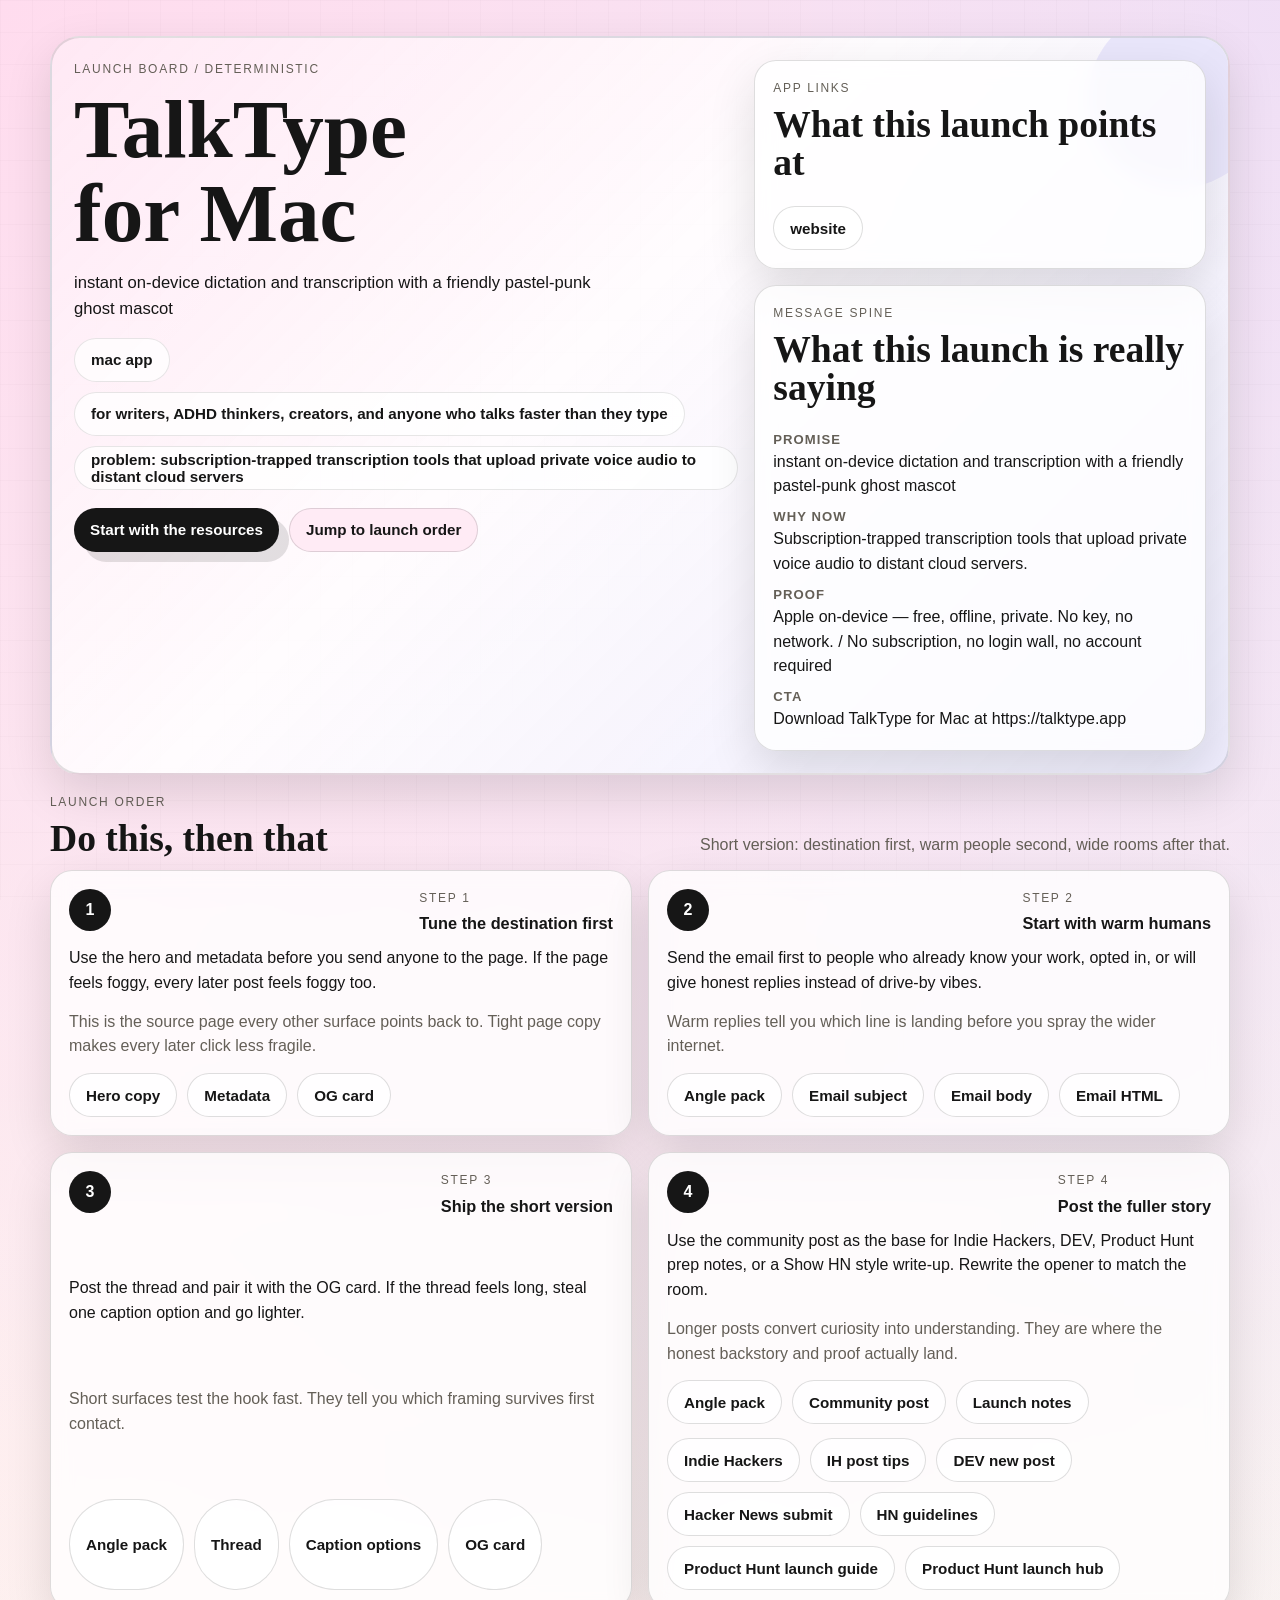
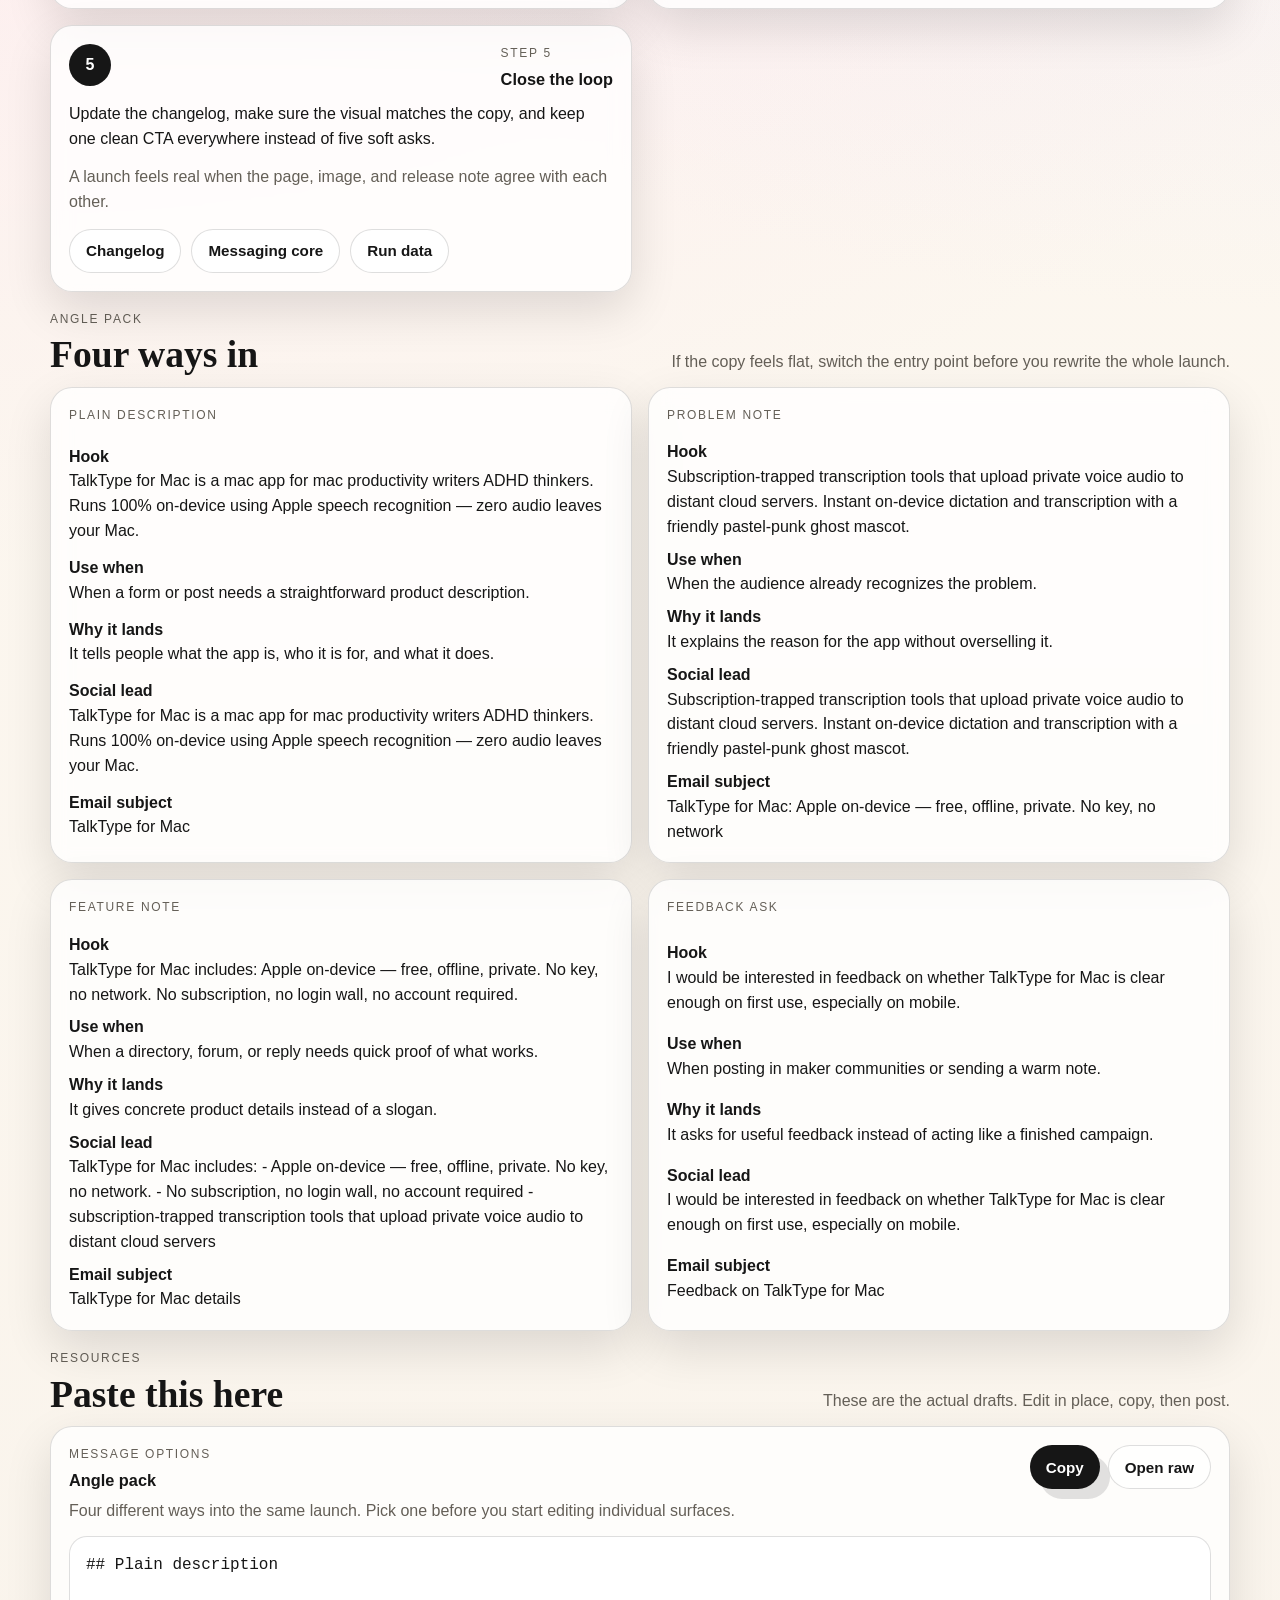
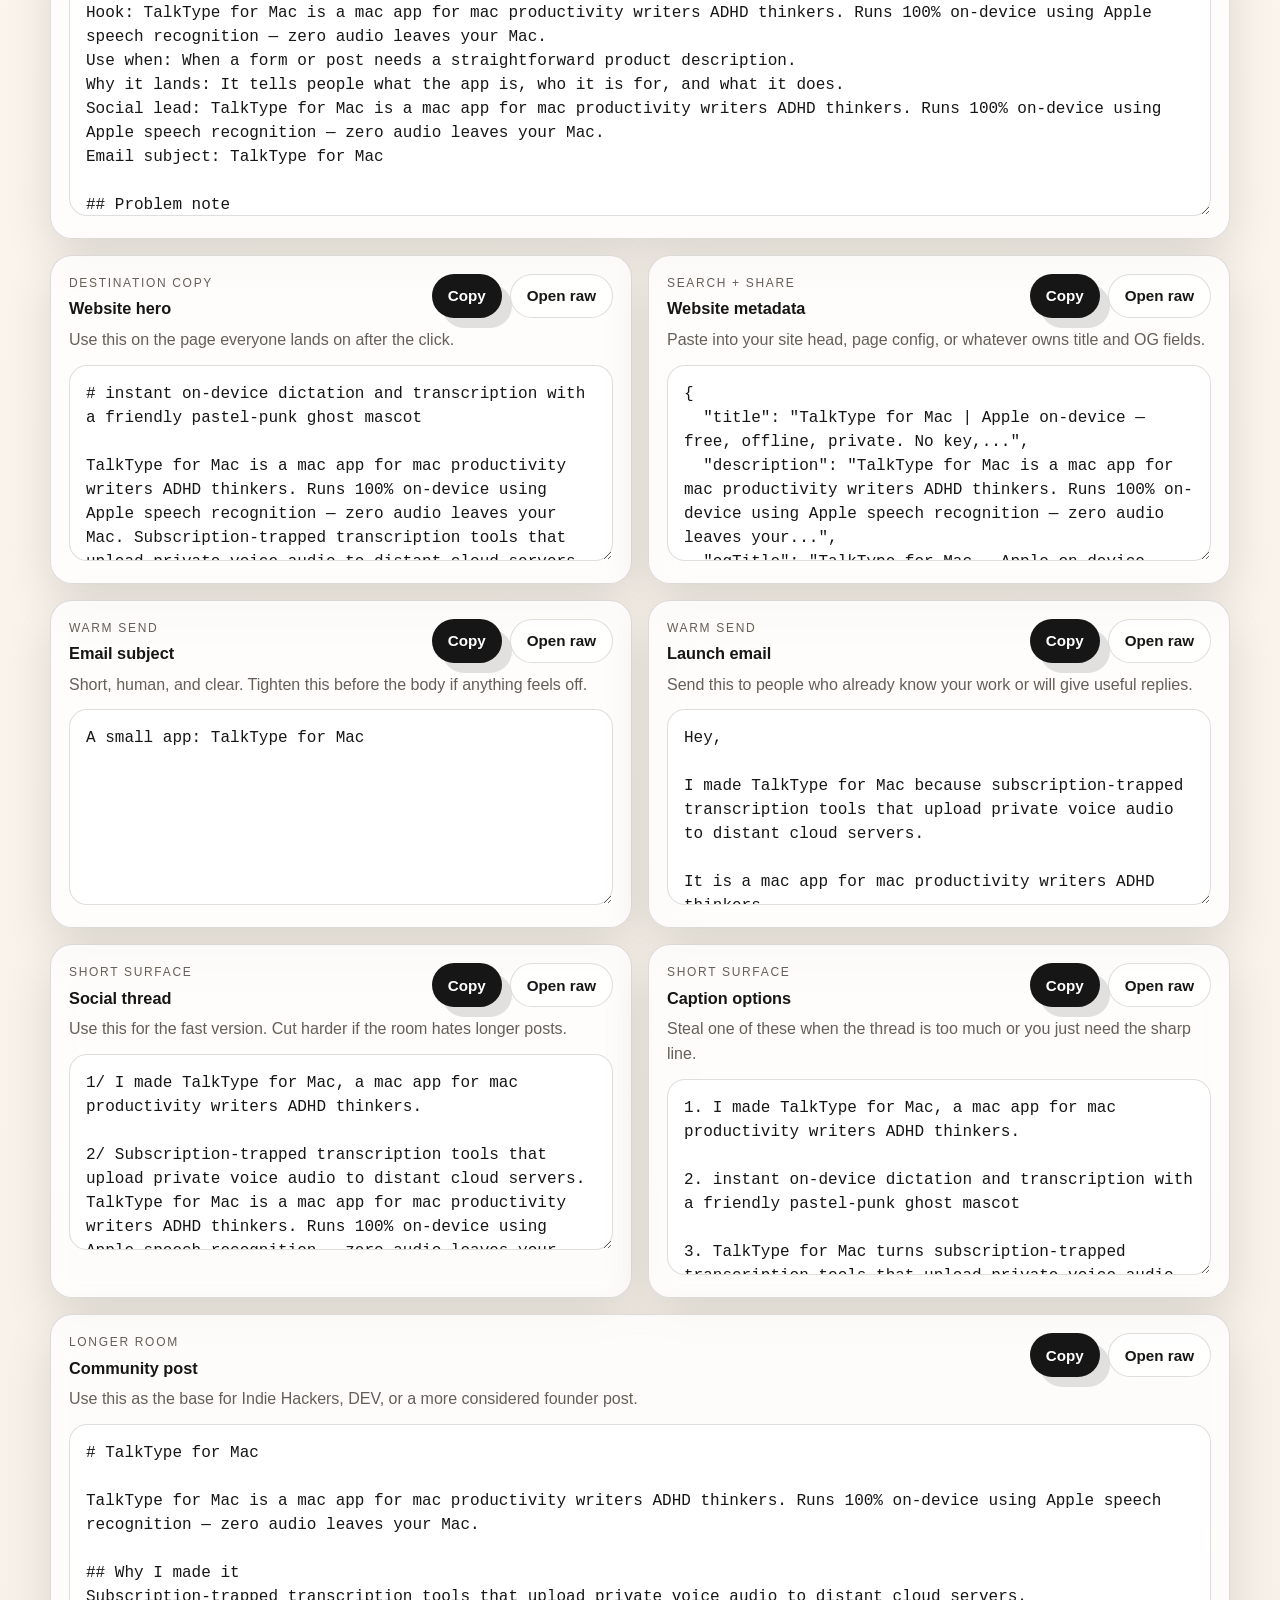
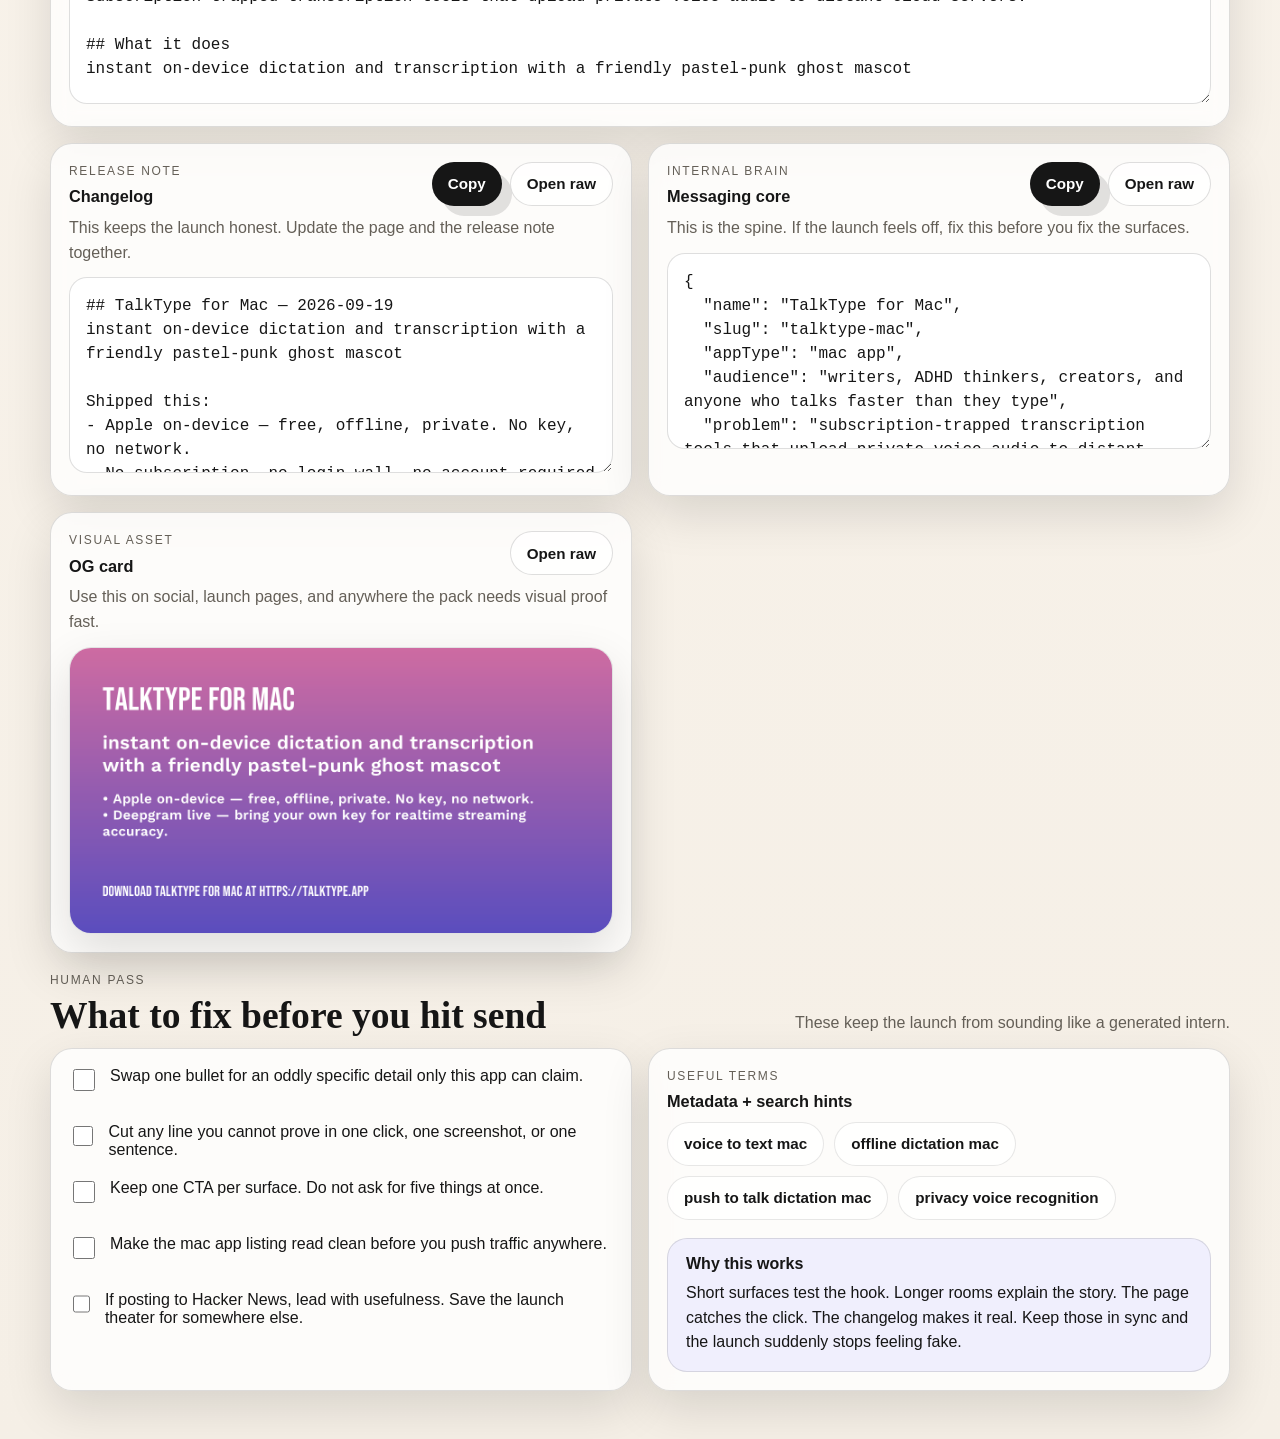
<file: launch-arsenal/index.html>
<!doctype html>
<html lang="en">
  <head>
    <meta charset="utf-8" />
    <meta name="viewport" content="width=device-width, initial-scale=1" />
    <title>TalkType for Mac launch board</title>
    <meta name="description" content="TalkType for Mac is a mac app for mac productivity writers ADHD thinkers. Runs 100% on-device using Apple speech recognition — zero audio leaves your..." />
    <meta property="og:title" content="TalkType for Mac - Apple on-device — free, offline, private. No key, no network" />
    <meta property="og:description" content="TalkType for Mac is a mac app for mac productivity writers ADHD thinkers. Runs 100% on-device using Apple speech recognition — zero audio leaves your Mac. Subscription-trapped..." />
    <meta property="og:image" content="./assets/og-card.png" />
    <meta name="twitter:card" content="summary_large_image" />
    <meta name="twitter:title" content="TalkType for Mac - Apple on-device — free, offline, private. No key, no network" />
    <meta name="twitter:description" content="TalkType for Mac is a mac app for mac productivity writers ADHD thinkers. Runs 100% on-device using Apple speech recognition — zero audio leaves your Mac. Subscription-trapped..." />
    <meta name="twitter:image" content="./assets/og-card.png" />
    <style>
      :root {
        --paper: #f5efe6;
        --ink: #161616;
        --muted: #645f57;
        --panel: rgba(255, 255, 255, 0.78);
        --line: rgba(22, 22, 22, 0.14);
        --primary: #FF82C3;
        --accent: #6C5CE7;
        --neutral: #1F1B2C;
        --shadow: 0 18px 48px rgba(0, 0, 0, 0.12);
        --hard-shadow: 10px 10px 0 rgba(22, 22, 22, 0.12);
        --radius: 22px;
      }

      * { box-sizing: border-box; }

      html { scroll-behavior: smooth; }

      body {
        margin: 0;
        font-family: "Avenir Next", "Segoe UI", "Helvetica Neue", sans-serif;
        background:
          radial-gradient(circle at top left, color-mix(in srgb, var(--primary) 28%, white) 0%, transparent 34%),
          radial-gradient(circle at top right, color-mix(in srgb, var(--accent) 18%, white) 0%, transparent 30%),
          linear-gradient(180deg, #fffaf3 0%, var(--paper) 100%);
        color: var(--ink);
      }

      body::before {
        content: "";
        position: fixed;
        inset: 0;
        pointer-events: none;
        background-image:
          linear-gradient(to right, rgba(22, 22, 22, 0.035) 1px, transparent 1px),
          linear-gradient(to bottom, rgba(22, 22, 22, 0.035) 1px, transparent 1px);
        background-size: 32px 32px;
        opacity: 0.45;
      }

      main {
        width: min(1180px, calc(100vw - 28px));
        margin: 0 auto;
        padding: 18px 0 48px;
        position: relative;
      }

      .hero {
        border: 2px solid rgba(22, 22, 22, 0.12);
        border-radius: 30px;
        background:
          linear-gradient(135deg, color-mix(in srgb, var(--primary) 18%, white) 0%, rgba(255,255,255,0.88) 44%, color-mix(in srgb, var(--accent) 12%, white) 100%);
        box-shadow: var(--shadow);
        padding: 22px;
        overflow: hidden;
        position: relative;
      }

      .hero::after {
        content: "";
        position: absolute;
        right: -40px;
        top: -30px;
        width: 180px;
        height: 180px;
        border-radius: 50%;
        background: color-mix(in srgb, var(--accent) 18%, white);
        opacity: 0.8;
      }

      .hero-grid,
      .grid,
      .resource-grid {
        display: grid;
        gap: 16px;
      }

      .hero-grid { position: relative; z-index: 1; }

      .chips,
      .pill-row,
      .action-row {
        display: flex;
        flex-wrap: wrap;
        gap: 10px;
      }

      .eyebrow {
        margin: 0 0 8px;
        font-size: 12px;
        letter-spacing: 0.14em;
        text-transform: uppercase;
        color: var(--muted);
      }

      h1, h2, h3 {
        margin: 0;
        line-height: 1.02;
      }

      h1 {
        font-family: Georgia, "Times New Roman", serif;
        font-size: clamp(2.35rem, 8vw, 5.2rem);
        max-width: 9ch;
      }

      h2 {
        font-family: Georgia, "Times New Roman", serif;
        font-size: clamp(1.6rem, 4vw, 2.35rem);
      }

      h3 {
        font-size: 1.02rem;
      }

      p {
        margin: 0;
        color: var(--ink);
        line-height: 1.55;
      }

      .lede {
        max-width: 58ch;
        font-size: 1.04rem;
        margin-top: 14px;
      }

      .badge,
      .pill-link,
      .jump-link,
      .primary-link,
      .ghost-link,
      .copy-button {
        min-height: 44px;
        display: inline-flex;
        align-items: center;
        justify-content: center;
        border-radius: 999px;
        padding: 0 16px;
        text-decoration: none;
        font-weight: 700;
        font-size: 0.95rem;
      }

      .badge {
        background: rgba(255,255,255,0.74);
        border: 1px solid rgba(22,22,22,0.1);
        color: var(--ink);
      }

      .primary-link,
      .copy-button {
        background: var(--ink);
        color: white;
        border: 0;
        cursor: pointer;
        box-shadow: var(--hard-shadow);
      }

      .primary-link:hover,
      .copy-button:hover { transform: translate(-1px, -1px); }

      .ghost-link,
      .pill-link,
      .jump-link {
        color: var(--ink);
        border: 1px solid rgba(22,22,22,0.14);
        background: rgba(255,255,255,0.74);
      }

      .jump-link {
        background: color-mix(in srgb, var(--primary) 16%, white);
      }

      section {
        margin-top: 18px;
      }

      .panel,
      .step,
      .resource-card,
      .angle-card,
      .check-card {
        border-radius: var(--radius);
        border: 1px solid var(--line);
        background: var(--panel);
        backdrop-filter: blur(10px);
        box-shadow: var(--shadow);
      }

      .panel,
      .step,
      .resource-card,
      .angle-card,
      .check-card {
        padding: 18px;
      }

      .section-head {
        display: flex;
        justify-content: space-between;
        align-items: end;
        gap: 16px;
        margin-bottom: 12px;
      }

      .muted {
        color: var(--muted);
      }

      .hero-side {
        display: grid;
        gap: 16px;
      }

      .links-panel,
      .brain-panel {
        display: grid;
        gap: 12px;
      }

      .brain-list {
        display: grid;
        gap: 10px;
      }

      .brain-item strong {
        display: block;
        font-size: 0.82rem;
        letter-spacing: 0.08em;
        text-transform: uppercase;
        color: var(--muted);
        margin-bottom: 3px;
      }

      .step {
        display: grid;
        gap: 14px;
      }

      .step-top {
        display: flex;
        justify-content: space-between;
        gap: 12px;
        align-items: start;
      }

      .step-num {
        width: 42px;
        height: 42px;
        border-radius: 50%;
        background: var(--ink);
        color: white;
        display: inline-flex;
        align-items: center;
        justify-content: center;
        font-weight: 800;
        flex: 0 0 auto;
      }

      .resource-grid {
        grid-template-columns: 1fr;
      }

      .card-top {
        display: flex;
        justify-content: space-between;
        gap: 12px;
        align-items: start;
      }

      .card-actions {
        display: flex;
        flex-wrap: wrap;
        gap: 8px;
        justify-content: end;
      }

      .card-description {
        color: var(--muted);
        margin: 10px 0 12px;
      }

      textarea {
        width: 100%;
        min-height: 196px;
        border-radius: 18px;
        border: 1px solid rgba(22,22,22,0.14);
        padding: 16px;
        resize: vertical;
        background: rgba(255,255,255,0.94);
        color: var(--ink);
        font: 500 16px/1.5 "SFMono-Regular", Menlo, Consolas, monospace;
      }

      .wide textarea { min-height: 280px; }
      .short textarea { min-height: 120px; }

      .og-card-preview {
        width: 100%;
        border-radius: 22px;
        border: 1px solid rgba(22,22,22,0.12);
        overflow: hidden;
        background: white;
        box-shadow: var(--shadow);
      }

      .og-card-preview img {
        display: block;
        width: 100%;
        height: auto;
      }

      .angle-card {
        display: grid;
        gap: 8px;
      }

      .check-list {
        display: grid;
        gap: 12px;
      }

      .check-row {
        display: flex;
        gap: 12px;
        align-items: start;
        min-height: 44px;
      }

      .check-row input {
        width: 22px;
        height: 22px;
        margin-top: 2px;
        accent-color: var(--ink);
      }

      .footer-note {
        margin-top: 18px;
        padding: 16px 18px;
        border-radius: 20px;
        background: color-mix(in srgb, var(--accent) 10%, white);
        border: 1px solid rgba(22,22,22,0.12);
      }

      @media (max-width: 779px) {
        main {
          width: min(100vw - 18px, 1180px);
        }

        .section-head,
        .card-top,
        .step-top {
          flex-direction: column;
          align-items: start;
        }

        .action-row {
          display: grid;
          grid-template-columns: 1fr;
        }

        .primary-link,
        .jump-link {
          width: 100%;
        }

        .card-actions {
          justify-content: start;
        }
      }

      @media (min-width: 780px) {
        .hero-grid {
          grid-template-columns: minmax(0, 1.25fr) minmax(320px, 0.85fr);
          align-items: start;
        }

        .grid.two {
          grid-template-columns: repeat(2, minmax(0, 1fr));
        }

        .resource-grid {
          grid-template-columns: repeat(2, minmax(0, 1fr));
        }

        .resource-card.wide {
          grid-column: span 2;
        }
      }
    </style>
  </head>
  <body>
    <main>
      <section class="hero">
        <div class="hero-grid">
          <div>
            <p class="eyebrow">Launch board / deterministic</p>
            <h1>TalkType for Mac</h1>
            <p class="lede">instant on-device dictation and transcription with a friendly pastel-punk ghost mascot</p>
            <div class="chips" style="margin-top:16px;">
              <span class="badge">mac app</span>
              <span class="badge">for writers, ADHD thinkers, creators, and anyone who talks faster than they type</span>
              <span class="badge">problem: subscription-trapped transcription tools that upload private voice audio to distant cloud servers</span>
            </div>
            <div class="action-row" style="margin-top:18px;">
              <a class="primary-link" href="#resources">Start with the resources</a>
              <a class="jump-link" href="#sequence">Jump to launch order</a>
            </div>
          </div>
          <div class="hero-side">
            <div class="panel links-panel">
              <div class="section-head">
                <div>
                  <p class="eyebrow">App links</p>
                  <h2>What this launch points at</h2>
                </div>
              </div>
              <div class="pill-row">
                <a class="pill-link" href="https://talktype.app" target="_blank" rel="noreferrer">website</a>
              </div>
            </div>
            <div class="panel brain-panel">
              <div class="section-head">
                <div>
                  <p class="eyebrow">Message spine</p>
                  <h2>What this launch is really saying</h2>
                </div>
              </div>
              <div class="brain-list">
                <div class="brain-item"><strong>Promise</strong><p>instant on-device dictation and transcription with a friendly pastel-punk ghost mascot</p></div>
                <div class="brain-item"><strong>Why now</strong><p>Subscription-trapped transcription tools that upload private voice audio to distant cloud servers.</p></div>
                <div class="brain-item"><strong>Proof</strong><p>Apple on-device — free, offline, private. No key, no network. / No subscription, no login wall, no account required</p></div>
                <div class="brain-item"><strong>CTA</strong><p>Download TalkType for Mac at https://talktype.app</p></div>
              </div>
            </div>
          </div>
        </div>
      </section>

      <section id="sequence">
        <div class="section-head">
          <div>
            <p class="eyebrow">Launch order</p>
            <h2>Do this, then that</h2>
          </div>
          <p class="muted">Short version: destination first, warm people second, wide rooms after that.</p>
        </div>
        <div class="grid two">
          <article class="step">
            <div class="step-top">
              <div class="step-num">1</div>
              <div>
                <p class="eyebrow">Step 1</p>
                <h3>Tune the destination first</h3>
              </div>
            </div>
            <p>Use the hero and metadata before you send anyone to the page. If the page feels foggy, every later post feels foggy too.</p>
            <p class="muted">This is the source page every other surface points back to. Tight page copy makes every later click less fragile.</p>
            <div class="pill-row"><a class="pill-link file-pill" href="./website/hero.md">Hero copy</a><a class="pill-link file-pill" href="./website/meta.json">Metadata</a><a class="pill-link file-pill" href="./assets/og-card.png">OG card</a></div>
            
          </article><article class="step">
            <div class="step-top">
              <div class="step-num">2</div>
              <div>
                <p class="eyebrow">Step 2</p>
                <h3>Start with warm humans</h3>
              </div>
            </div>
            <p>Send the email first to people who already know your work, opted in, or will give honest replies instead of drive-by vibes.</p>
            <p class="muted">Warm replies tell you which line is landing before you spray the wider internet.</p>
            <div class="pill-row"><a class="pill-link file-pill" href="./angles.md">Angle pack</a><a class="pill-link file-pill" href="./email/subject.txt">Email subject</a><a class="pill-link file-pill" href="./email/launch.txt">Email body</a><a class="pill-link file-pill" href="./email/launch.html">Email HTML</a></div>
            
          </article><article class="step">
            <div class="step-top">
              <div class="step-num">3</div>
              <div>
                <p class="eyebrow">Step 3</p>
                <h3>Ship the short version</h3>
              </div>
            </div>
            <p>Post the thread and pair it with the OG card. If the thread feels long, steal one caption option and go lighter.</p>
            <p class="muted">Short surfaces test the hook fast. They tell you which framing survives first contact.</p>
            <div class="pill-row"><a class="pill-link file-pill" href="./angles.md">Angle pack</a><a class="pill-link file-pill" href="./social/thread.txt">Thread</a><a class="pill-link file-pill" href="./social/caption-options.txt">Caption options</a><a class="pill-link file-pill" href="./assets/og-card.png">OG card</a></div>
            
          </article><article class="step">
            <div class="step-top">
              <div class="step-num">4</div>
              <div>
                <p class="eyebrow">Step 4</p>
                <h3>Post the fuller story</h3>
              </div>
            </div>
            <p>Use the community post as the base for Indie Hackers, DEV, Product Hunt prep notes, or a Show HN style write-up. Rewrite the opener to match the room.</p>
            <p class="muted">Longer posts convert curiosity into understanding. They are where the honest backstory and proof actually land.</p>
            <div class="pill-row"><a class="pill-link file-pill" href="./angles.md">Angle pack</a><a class="pill-link file-pill" href="./community/post.md">Community post</a><a class="pill-link file-pill" href="./release/changelog.md">Launch notes</a></div>
            <div class="pill-row"><a class="pill-link" href="https://www.indiehackers.com/" target="_blank" rel="noreferrer">Indie Hackers</a><a class="pill-link" href="https://www.indiehackers.com/post/how-do-you-make-a-successful-post-on-indie-hackers-f6745260fd" target="_blank" rel="noreferrer">IH post tips</a><a class="pill-link" href="https://dev.to/new/writing" target="_blank" rel="noreferrer">DEV new post</a><a class="pill-link" href="https://news.ycombinator.com/submit" target="_blank" rel="noreferrer">Hacker News submit</a><a class="pill-link" href="https://news.ycombinator.com/newsguidelines.html" target="_blank" rel="noreferrer">HN guidelines</a><a class="pill-link" href="https://www.producthunt.com/launch/preparing-for-launch" target="_blank" rel="noreferrer">Product Hunt launch guide</a><a class="pill-link" href="https://www.producthunt.com/launch" target="_blank" rel="noreferrer">Product Hunt launch hub</a></div>
          </article><article class="step">
            <div class="step-top">
              <div class="step-num">5</div>
              <div>
                <p class="eyebrow">Step 5</p>
                <h3>Close the loop</h3>
              </div>
            </div>
            <p>Update the changelog, make sure the visual matches the copy, and keep one clean CTA everywhere instead of five soft asks.</p>
            <p class="muted">A launch feels real when the page, image, and release note agree with each other.</p>
            <div class="pill-row"><a class="pill-link file-pill" href="./release/changelog.md">Changelog</a><a class="pill-link file-pill" href="./messaging-core.json">Messaging core</a><a class="pill-link file-pill" href="./run.json">Run data</a></div>
            
          </article>
        </div>
      </section>

      <section>
        <div class="section-head">
          <div>
            <p class="eyebrow">Angle pack</p>
            <h2>Four ways in</h2>
          </div>
          <p class="muted">If the copy feels flat, switch the entry point before you rewrite the whole launch.</p>
        </div>
        <div class="grid two">
          <article class="angle-card">
            <p class="eyebrow">Plain description</p>
            <p><strong>Hook</strong><br />TalkType for Mac is a mac app for mac productivity writers ADHD thinkers. Runs 100% on-device using Apple speech recognition — zero audio leaves your Mac.</p>
            <p><strong>Use when</strong><br />When a form or post needs a straightforward product description.</p>
            <p><strong>Why it lands</strong><br />It tells people what the app is, who it is for, and what it does.</p>
            <p><strong>Social lead</strong><br />TalkType for Mac is a mac app for mac productivity writers ADHD thinkers. Runs 100% on-device using Apple speech recognition — zero audio leaves your Mac.</p>
            <p><strong>Email subject</strong><br />TalkType for Mac</p>
          </article><article class="angle-card">
            <p class="eyebrow">Problem note</p>
            <p><strong>Hook</strong><br />Subscription-trapped transcription tools that upload private voice audio to distant cloud servers. Instant on-device dictation and transcription with a friendly pastel-punk ghost mascot.</p>
            <p><strong>Use when</strong><br />When the audience already recognizes the problem.</p>
            <p><strong>Why it lands</strong><br />It explains the reason for the app without overselling it.</p>
            <p><strong>Social lead</strong><br />Subscription-trapped transcription tools that upload private voice audio to distant cloud servers. Instant on-device dictation and transcription with a friendly pastel-punk ghost mascot.</p>
            <p><strong>Email subject</strong><br />TalkType for Mac: Apple on-device — free, offline, private. No key, no network</p>
          </article><article class="angle-card">
            <p class="eyebrow">Feature note</p>
            <p><strong>Hook</strong><br />TalkType for Mac includes: Apple on-device — free, offline, private. No key, no network. No subscription, no login wall, no account required.</p>
            <p><strong>Use when</strong><br />When a directory, forum, or reply needs quick proof of what works.</p>
            <p><strong>Why it lands</strong><br />It gives concrete product details instead of a slogan.</p>
            <p><strong>Social lead</strong><br />TalkType for Mac includes:
- Apple on-device — free, offline, private. No key, no network.
- No subscription, no login wall, no account required
- subscription-trapped transcription tools that upload private voice audio to distant cloud servers</p>
            <p><strong>Email subject</strong><br />TalkType for Mac details</p>
          </article><article class="angle-card">
            <p class="eyebrow">Feedback ask</p>
            <p><strong>Hook</strong><br />I would be interested in feedback on whether TalkType for Mac is clear enough on first use, especially on mobile.</p>
            <p><strong>Use when</strong><br />When posting in maker communities or sending a warm note.</p>
            <p><strong>Why it lands</strong><br />It asks for useful feedback instead of acting like a finished campaign.</p>
            <p><strong>Social lead</strong><br />I would be interested in feedback on whether TalkType for Mac is clear enough on first use, especially on mobile.</p>
            <p><strong>Email subject</strong><br />Feedback on TalkType for Mac</p>
          </article>
        </div>
      </section>

      <section id="resources">
        <div class="section-head">
          <div>
            <p class="eyebrow">Resources</p>
            <h2>Paste this here</h2>
          </div>
          <p class="muted">These are the actual drafts. Edit in place, copy, then post.</p>
        </div>
        <div class="resource-grid">
          <article class="resource-card wide">
    <div class="card-top">
      <div>
        <p class="eyebrow">Message options</p>
        <h3>Angle pack</h3>
      </div>
      <div class="card-actions">
        <button class="copy-button" type="button" data-copy-target="angle-pack">Copy</button>
        <a class="ghost-link" href="./angles.md">Open raw</a>
      </div>
    </div>
    <p class="card-description">Four different ways into the same launch. Pick one before you start editing individual surfaces.</p>
    <textarea id="angle-pack" spellcheck="false">## Plain description

Hook: TalkType for Mac is a mac app for mac productivity writers ADHD thinkers. Runs 100% on-device using Apple speech recognition — zero audio leaves your Mac.
Use when: When a form or post needs a straightforward product description.
Why it lands: It tells people what the app is, who it is for, and what it does.
Social lead: TalkType for Mac is a mac app for mac productivity writers ADHD thinkers. Runs 100% on-device using Apple speech recognition — zero audio leaves your Mac.
Email subject: TalkType for Mac

## Problem note

Hook: Subscription-trapped transcription tools that upload private voice audio to distant cloud servers. Instant on-device dictation and transcription with a friendly pastel-punk ghost mascot.
Use when: When the audience already recognizes the problem.
Why it lands: It explains the reason for the app without overselling it.
Social lead: Subscription-trapped transcription tools that upload private voice audio to distant cloud servers. Instant on-device dictation and transcription with a friendly pastel-punk ghost mascot.
Email subject: TalkType for Mac: Apple on-device — free, offline, private. No key, no network

## Feature note

Hook: TalkType for Mac includes: Apple on-device — free, offline, private. No key, no network. No subscription, no login wall, no account required.
Use when: When a directory, forum, or reply needs quick proof of what works.
Why it lands: It gives concrete product details instead of a slogan.
Social lead: TalkType for Mac includes:
- Apple on-device — free, offline, private. No key, no network.
- No subscription, no login wall, no account required
- subscription-trapped transcription tools that upload private voice audio to distant cloud servers
Email subject: TalkType for Mac details

## Feedback ask

Hook: I would be interested in feedback on whether TalkType for Mac is clear enough on first use, especially on mobile.
Use when: When posting in maker communities or sending a warm note.
Why it lands: It asks for useful feedback instead of acting like a finished campaign.
Social lead: I would be interested in feedback on whether TalkType for Mac is clear enough on first use, especially on mobile.
Email subject: Feedback on TalkType for Mac</textarea>
  </article>
          <article class="resource-card">
    <div class="card-top">
      <div>
        <p class="eyebrow">Destination copy</p>
        <h3>Website hero</h3>
      </div>
      <div class="card-actions">
        <button class="copy-button" type="button" data-copy-target="hero-copy">Copy</button>
        <a class="ghost-link" href="./website/hero.md">Open raw</a>
      </div>
    </div>
    <p class="card-description">Use this on the page everyone lands on after the click.</p>
    <textarea id="hero-copy" spellcheck="false"># instant on-device dictation and transcription with a friendly pastel-punk ghost mascot

TalkType for Mac is a mac app for mac productivity writers ADHD thinkers. Runs 100% on-device using Apple speech recognition — zero audio leaves your Mac. Subscription-trapped transcription tools that upload private voice audio to distant cloud servers.

CTA: Download TalkType for Mac at https://talktype.app

## Proof Bullets
- Apple on-device — free, offline, private. No key, no network.
- No subscription, no login wall, no account required
- subscription-trapped transcription tools that upload private voice audio to distant cloud servers</textarea>
  </article>
          <article class="resource-card">
    <div class="card-top">
      <div>
        <p class="eyebrow">Search + share</p>
        <h3>Website metadata</h3>
      </div>
      <div class="card-actions">
        <button class="copy-button" type="button" data-copy-target="meta-copy">Copy</button>
        <a class="ghost-link" href="./website/meta.json">Open raw</a>
      </div>
    </div>
    <p class="card-description">Paste into your site head, page config, or whatever owns title and OG fields.</p>
    <textarea id="meta-copy" spellcheck="false">{
  "title": "TalkType for Mac | Apple on-device — free, offline, private. No key,...",
  "description": "TalkType for Mac is a mac app for mac productivity writers ADHD thinkers. Runs 100% on-device using Apple speech recognition — zero audio leaves your...",
  "ogTitle": "TalkType for Mac - Apple on-device — free, offline, private. No key, no network",
  "ogDescription": "TalkType for Mac is a mac app for mac productivity writers ADHD thinkers. Runs 100% on-device using Apple speech recognition — zero audio leaves your Mac. Subscription-trapped..."
}</textarea>
  </article>
          <article class="resource-card">
    <div class="card-top">
      <div>
        <p class="eyebrow">Warm send</p>
        <h3>Email subject</h3>
      </div>
      <div class="card-actions">
        <button class="copy-button" type="button" data-copy-target="email-subject">Copy</button>
        <a class="ghost-link" href="./email/subject.txt">Open raw</a>
      </div>
    </div>
    <p class="card-description">Short, human, and clear. Tighten this before the body if anything feels off.</p>
    <textarea id="email-subject" spellcheck="false">A small app: TalkType for Mac</textarea>
  </article>
          <article class="resource-card">
    <div class="card-top">
      <div>
        <p class="eyebrow">Warm send</p>
        <h3>Launch email</h3>
      </div>
      <div class="card-actions">
        <button class="copy-button" type="button" data-copy-target="email-body">Copy</button>
        <a class="ghost-link" href="./email/launch.txt">Open raw</a>
      </div>
    </div>
    <p class="card-description">Send this to people who already know your work or will give useful replies.</p>
    <textarea id="email-body" spellcheck="false">Hey,

I made TalkType for Mac because subscription-trapped transcription tools that upload private voice audio to distant cloud servers.

It is a mac app for mac productivity writers ADHD thinkers.

What it does:

- Apple on-device — free, offline, private. No key, no network.
- No subscription, no login wall, no account required
- subscription-trapped transcription tools that upload private voice audio to distant cloud servers
- Global Push-to-Talk shortcut inserts clean text right into whatever app you are typing in

It is still small, but the core flow is working.

I would be interested in feedback on whether TalkType for Mac is clear enough on first use, especially on mobile.

Download TalkType for Mac at https://talktype.app

Pablo</textarea>
  </article>
          <article class="resource-card">
    <div class="card-top">
      <div>
        <p class="eyebrow">Short surface</p>
        <h3>Social thread</h3>
      </div>
      <div class="card-actions">
        <button class="copy-button" type="button" data-copy-target="social-thread">Copy</button>
        <a class="ghost-link" href="./social/thread.txt">Open raw</a>
      </div>
    </div>
    <p class="card-description">Use this for the fast version. Cut harder if the room hates longer posts.</p>
    <textarea id="social-thread" spellcheck="false">1/ I made TalkType for Mac, a mac app for mac productivity writers ADHD thinkers.

2/ Subscription-trapped transcription tools that upload private voice audio to distant cloud servers. TalkType for Mac is a mac app for mac productivity writers ADHD thinkers. Runs 100% on-device using Apple speech recognition — zero audio leaves your Mac.

3/ What it does:
- Apple on-device — free, offline, private. No key, no network.
- No subscription, no login wall, no account required
- subscription-trapped transcription tools that upload private voice audio to distant cloud servers

4/ Download TalkType for Mac at https://talktype.app</textarea>
  </article>
          <article class="resource-card">
    <div class="card-top">
      <div>
        <p class="eyebrow">Short surface</p>
        <h3>Caption options</h3>
      </div>
      <div class="card-actions">
        <button class="copy-button" type="button" data-copy-target="caption-options">Copy</button>
        <a class="ghost-link" href="./social/caption-options.txt">Open raw</a>
      </div>
    </div>
    <p class="card-description">Steal one of these when the thread is too much or you just need the sharp line.</p>
    <textarea id="caption-options" spellcheck="false">1. I made TalkType for Mac, a mac app for mac productivity writers ADHD thinkers.

2. instant on-device dictation and transcription with a friendly pastel-punk ghost mascot

3. TalkType for Mac turns subscription-trapped transcription tools that upload private voice audio to distant cloud servers into instant on-device dictation and transcription with a friendly pastel-punk ghost mascot.

4. TalkType for Mac: Apple on-device — free, offline, private. No key, no network. No subscription, no login wall, no account required.

5. I would be interested in feedback on whether TalkType for Mac is clear enough on first use, especially on mobile.</textarea>
  </article>
          <article class="resource-card wide">
    <div class="card-top">
      <div>
        <p class="eyebrow">Longer room</p>
        <h3>Community post</h3>
      </div>
      <div class="card-actions">
        <button class="copy-button" type="button" data-copy-target="community-post">Copy</button>
        <a class="ghost-link" href="./community/post.md">Open raw</a>
      </div>
    </div>
    <p class="card-description">Use this as the base for Indie Hackers, DEV, or a more considered founder post.</p>
    <textarea id="community-post" spellcheck="false"># TalkType for Mac

TalkType for Mac is a mac app for mac productivity writers ADHD thinkers. Runs 100% on-device using Apple speech recognition — zero audio leaves your Mac.

## Why I made it
Subscription-trapped transcription tools that upload private voice audio to distant cloud servers.

## What it does
instant on-device dictation and transcription with a friendly pastel-punk ghost mascot

## Current features
- Apple on-device — free, offline, private. No key, no network.
- No subscription, no login wall, no account required
- subscription-trapped transcription tools that upload private voice audio to distant cloud servers
- Global Push-to-Talk shortcut inserts clean text right into whatever app you are typing in

## Who it is for
Mac productivity writers ADHD thinkers.

## Feedback
I would be interested in feedback on whether TalkType for Mac is clear enough on first use, especially on mobile.

## Link
Download TalkType for Mac at https://talktype.app</textarea>
  </article>
          <article class="resource-card">
    <div class="card-top">
      <div>
        <p class="eyebrow">Release note</p>
        <h3>Changelog</h3>
      </div>
      <div class="card-actions">
        <button class="copy-button" type="button" data-copy-target="changelog-note">Copy</button>
        <a class="ghost-link" href="./release/changelog.md">Open raw</a>
      </div>
    </div>
    <p class="card-description">This keeps the launch honest. Update the page and the release note together.</p>
    <textarea id="changelog-note" spellcheck="false">## TalkType for Mac — 2026-09-19
instant on-device dictation and transcription with a friendly pastel-punk ghost mascot

Shipped this:
- Apple on-device — free, offline, private. No key, no network.
- No subscription, no login wall, no account required
- subscription-trapped transcription tools that upload private voice audio to distant cloud servers
- Global Push-to-Talk shortcut inserts clean text right into whatever app you are typing in

Built for writers, ADHD thinkers, creators, and anyone who talks faster than they type.
Why now: Subscription-trapped transcription tools that upload private voice audio to distant cloud servers.
Honest bit: Still wants a human pass on audience, proof, and the sharpest angle.
CTA: Download TalkType for Mac at https://talktype.app</textarea>
  </article>
          <article class="resource-card">
    <div class="card-top">
      <div>
        <p class="eyebrow">Internal brain</p>
        <h3>Messaging core</h3>
      </div>
      <div class="card-actions">
        <button class="copy-button" type="button" data-copy-target="messaging-core">Copy</button>
        <a class="ghost-link" href="./messaging-core.json">Open raw</a>
      </div>
    </div>
    <p class="card-description">This is the spine. If the launch feels off, fix this before you fix the surfaces.</p>
    <textarea id="messaging-core" spellcheck="false">{
  "name": "TalkType for Mac",
  "slug": "talktype-mac",
  "appType": "mac app",
  "audience": "writers, ADHD thinkers, creators, and anyone who talks faster than they type",
  "problem": "subscription-trapped transcription tools that upload private voice audio to distant cloud servers",
  "promise": "instant on-device dictation and transcription with a friendly pastel-punk ghost mascot",
  "differentiators": [
    "Runs 100% on-device using Apple speech recognition — zero audio leaves your Mac",
    "No subscription, no login wall, no account required",
    "Global Push-to-Talk shortcut inserts clean text right into whatever app you are typing in",
    "Friendly peach ghost mascot with personality, live floating HUD, and clipboard fallback"
  ],
  "proofPoints": [
    "Apple on-device — free, offline, private. No key, no network.",
    "No subscription, no login wall, no account required",
    "subscription-trapped transcription tools that upload private voice audio to distant cloud servers",
    "Global Push-to-Talk shortcut inserts clean text right into whatever app you are typing in"
  ],
  "objections": [
    "Still wants a human pass on audience, proof, and the sharpest angle."
  ],
  "callToAction": "Download TalkType for Mac at https://talktype.app",
  "primaryLink": "https://talktype.app",
  "hashtags": [
    "#talktypemac",
    "#voicetotextmac",
    "#offlinedictationmac",
    "#pushtotalkdictationmac"
  ],
  "notes": "Launch hints: ../../mac/talktype-mac/.launch-hints.yaml | Bootstrapped from repo: ../../mac/talktype-mac | Bootstrapped from site: https://talktype.app"
}</textarea>
  </article>
          <article class="resource-card">
            <div class="card-top">
              <div>
                <p class="eyebrow">Visual asset</p>
                <h3>OG card</h3>
              </div>
              <div class="card-actions">
                <a class="ghost-link" href="./assets/og-card.png">Open raw</a>
              </div>
            </div>
            <p class="card-description">Use this on social, launch pages, and anywhere the pack needs visual proof fast.</p>
            <div class="og-card-preview">
              <img src="./assets/og-card.png" alt="Generated OG card preview" />
            </div>
          </article>
        </div>
      </section>

      <section>
        <div class="section-head">
          <div>
            <p class="eyebrow">Human pass</p>
            <h2>What to fix before you hit send</h2>
          </div>
          <p class="muted">These keep the launch from sounding like a generated intern.</p>
        </div>
        <div class="grid two">
          <article class="check-card">
            <div class="check-list">
              <label class="check-row">
                <input type="checkbox" data-check-id="human-0" />
                <span>Swap one bullet for an oddly specific detail only this app can claim.</span>
              </label><label class="check-row">
                <input type="checkbox" data-check-id="human-1" />
                <span>Cut any line you cannot prove in one click, one screenshot, or one sentence.</span>
              </label><label class="check-row">
                <input type="checkbox" data-check-id="human-2" />
                <span>Keep one CTA per surface. Do not ask for five things at once.</span>
              </label><label class="check-row">
                <input type="checkbox" data-check-id="human-3" />
                <span>Make the mac app listing read clean before you push traffic anywhere.</span>
              </label><label class="check-row">
                <input type="checkbox" data-check-id="human-4" />
                <span>If posting to Hacker News, lead with usefulness. Save the launch theater for somewhere else.</span>
              </label>
            </div>
          </article>
          <article class="check-card">
            <p class="eyebrow">Useful terms</p>
            <h3>Metadata + search hints</h3>
            <div class="pill-row" style="margin-top:12px;">
              <span class="badge">voice to text mac</span><span class="badge">offline dictation mac</span><span class="badge">push to talk dictation mac</span><span class="badge">privacy voice recognition</span>
            </div>
            <div class="footer-note">
              <strong>Why this works</strong>
              <p style="margin-top:8px;">Short surfaces test the hook. Longer rooms explain the story. The page catches the click. The changelog makes it real. Keep those in sync and the launch suddenly stops feeling fake.</p>
            </div>
          </article>
        </div>
      </section>

      <script>
        const slug = "talktype-mac";
        const storageKey = "launch-arsenal-board:" + slug;

        function copyFromTextarea(id) {
          const el = document.getElementById(id);
          if (!el) return;
          const value = el.value;
          if (navigator.clipboard && window.isSecureContext) {
            navigator.clipboard.writeText(value).catch(() => {
              el.focus();
              el.select();
            });
            return;
          }
          el.focus();
          el.select();
          try { document.execCommand("copy"); } catch (_) {}
        }

        document.querySelectorAll("[data-copy-target]").forEach((button) => {
          button.addEventListener("click", () => {
            copyFromTextarea(button.getAttribute("data-copy-target"));
          });
        });

        const checks = Array.from(document.querySelectorAll("[data-check-id]"));
        let saved = {};
        try {
          saved = JSON.parse(localStorage.getItem(storageKey) || "{}");
        } catch (_) {
          saved = {};
        }

        checks.forEach((check) => {
          const id = check.getAttribute("data-check-id");
          check.checked = Boolean(saved[id]);
          check.addEventListener("change", () => {
            saved[id] = check.checked;
            localStorage.setItem(storageKey, JSON.stringify(saved));
          });
        });
      </script>
    </main>
  </body>
</html>
</file>
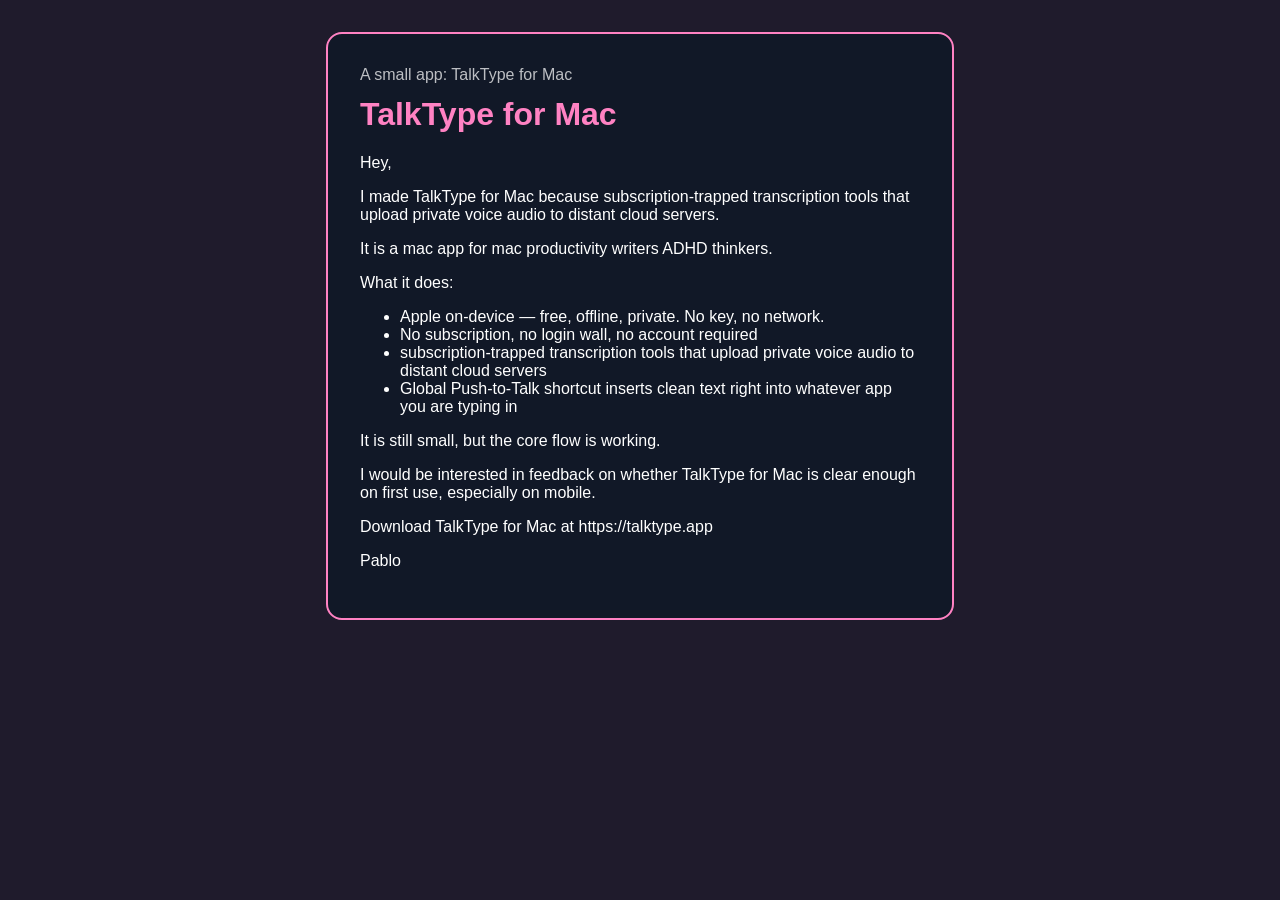
<file: launch-arsenal/email.html>
<!doctype html>
<html>
  <body style="font-family: 'Inter', sans-serif; background:#1F1B2C; color:#fff; padding:24px;">
    <div style="max-width:560px; margin:0 auto; background:#111827; border-radius:16px; padding:32px; border:2px solid #FF82C3;">
      <p style="margin:0 0 12px 0; opacity:0.72;">A small app: TalkType for Mac</p>
      <h1 style="margin-top:0; color:#FF82C3;">TalkType for Mac</h1>
      <p>Hey,</p>
<p>I made TalkType for Mac because subscription-trapped transcription tools that upload private voice audio to distant cloud servers.</p>
<p>It is a mac app for mac productivity writers ADHD thinkers.</p>
<p>What it does:</p>
<ul><li>Apple on-device — free, offline, private. No key, no network.</li><li>No subscription, no login wall, no account required</li><li>subscription-trapped transcription tools that upload private voice audio to distant cloud servers</li><li>Global Push-to-Talk shortcut inserts clean text right into whatever app you are typing in</li></ul>
<p>It is still small, but the core flow is working.</p>
<p>I would be interested in feedback on whether TalkType for Mac is clear enough on first use, especially on mobile.</p>
<p>Download TalkType for Mac at https://talktype.app</p>
<p>Pablo</p>
    </div>
  </body>
</html>
</file>
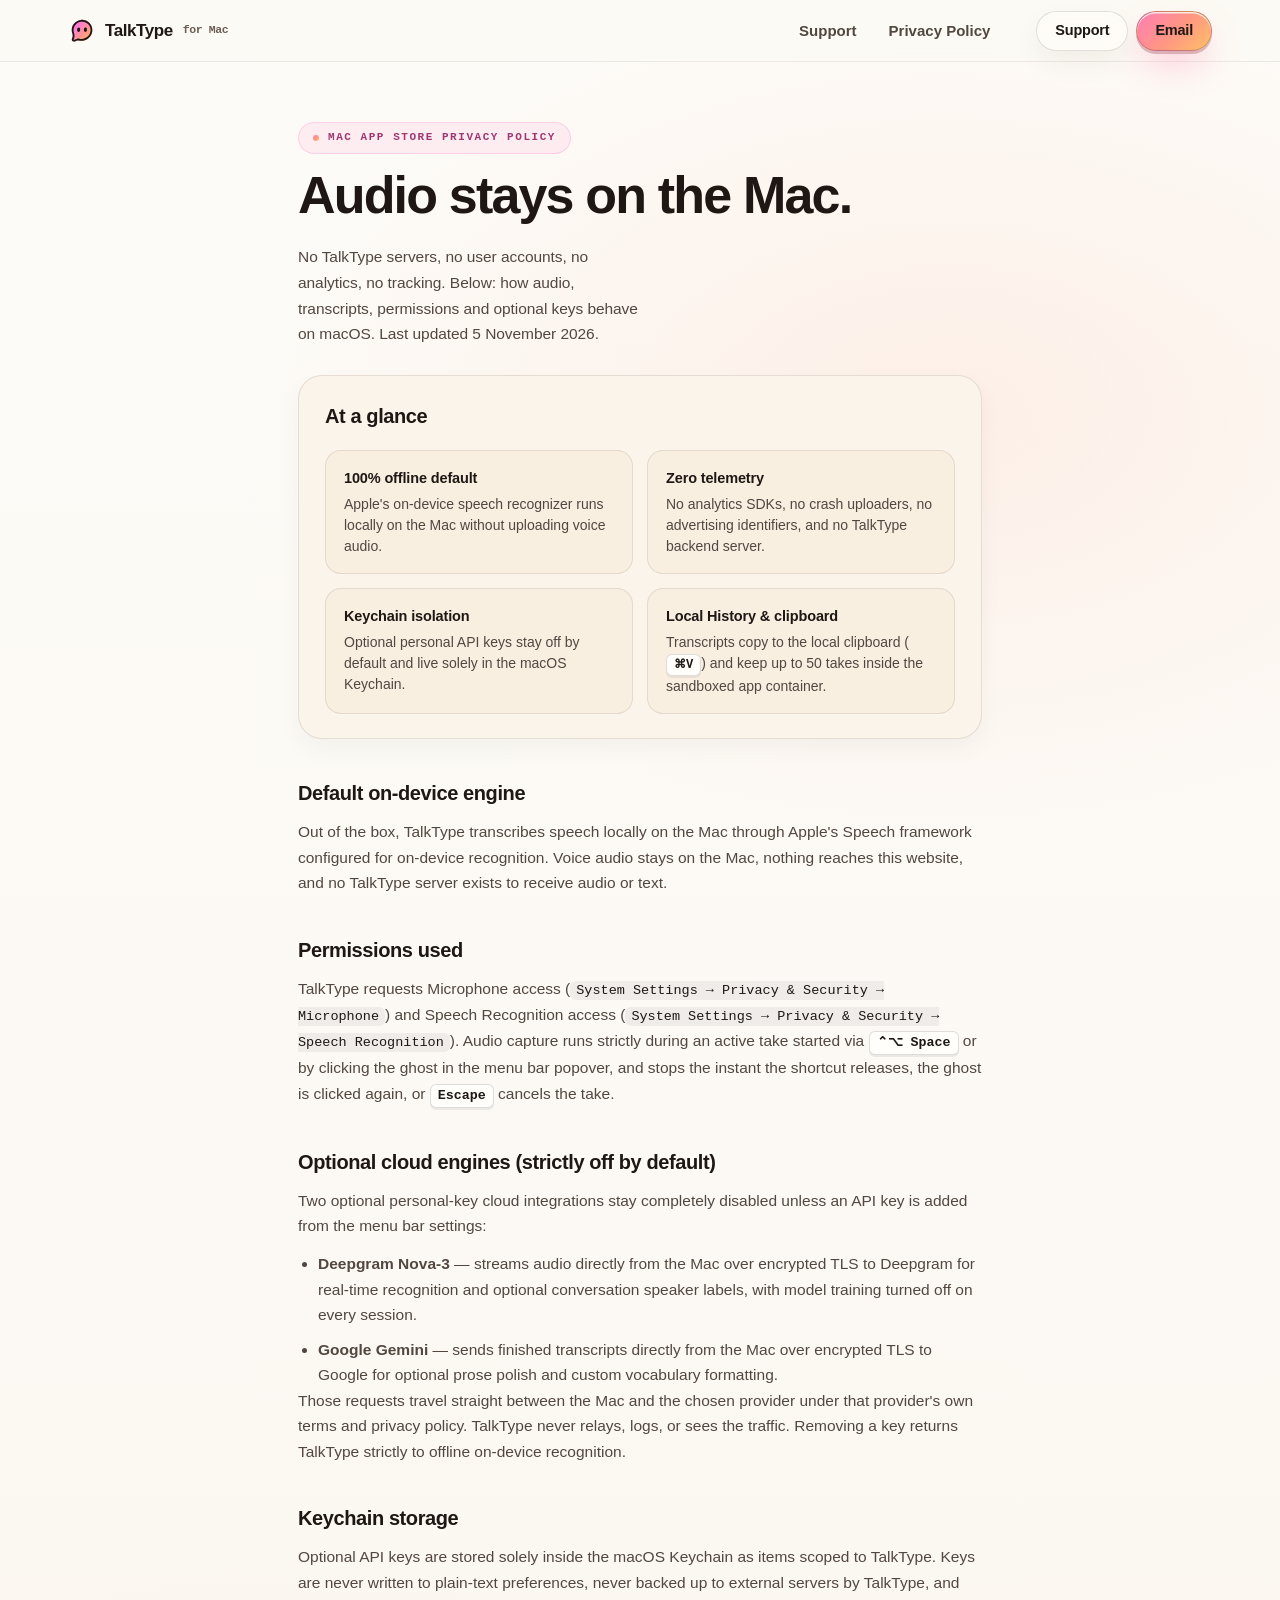
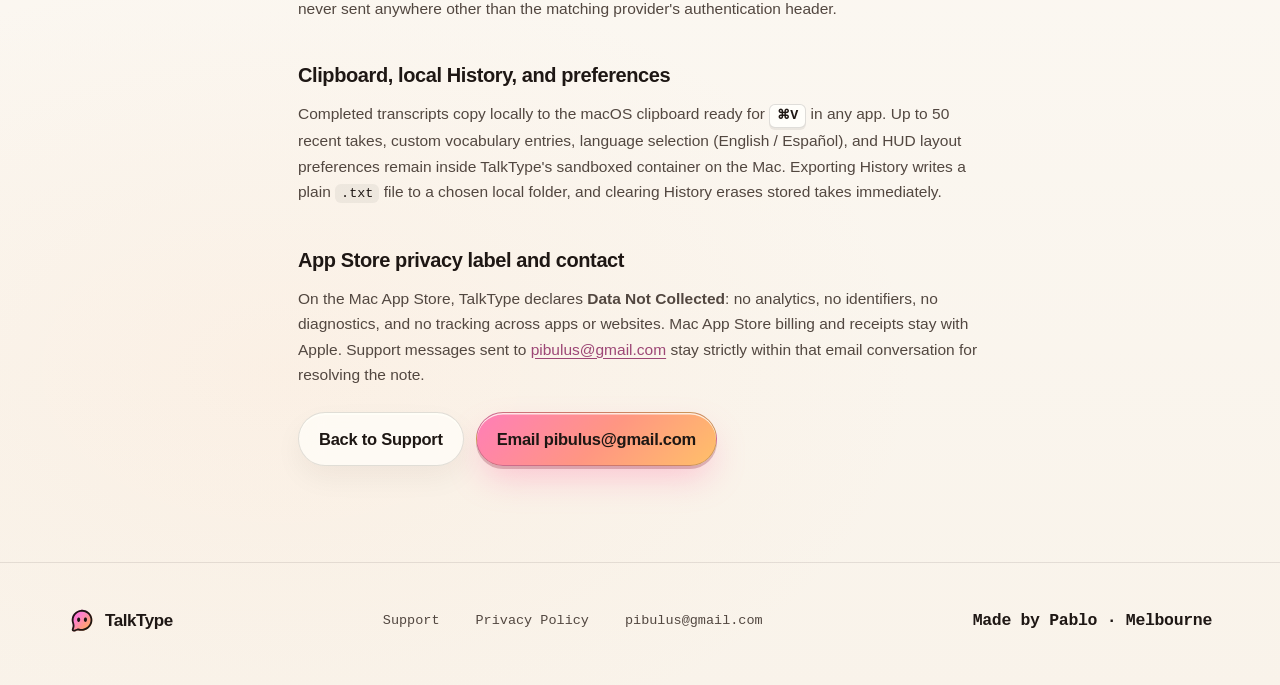
<file: site/appstore-privacy.html>
<!DOCTYPE html>
<html lang="en">
<head>
  <meta charset="utf-8">
  <meta name="viewport" content="width=device-width, initial-scale=1">
  <title>TalkType for Mac App Store — Privacy Policy</title>
  <meta name="description" content="Privacy policy for TalkType on the Mac App Store: offline on-device recognition by default, local history, Keychain keys, zero tracking.">
  <meta name="theme-color" content="#fff6e6">
  <meta name="color-scheme" content="light">
  <link rel="canonical" href="https://mac.talktype.app/appstore-privacy">
  <link rel="icon" href="assets/ghost.svg" type="image/svg+xml">
  <link rel="apple-touch-icon" href="assets/icon-180.png">

  <meta property="og:type" content="website">
  <meta property="og:title" content="TalkType for Mac App Store — Privacy Policy">
  <meta property="og:site_name" content="TalkType for Mac">
  <meta property="og:locale" content="en_AU">
  <meta property="og:description" content="Privacy policy for TalkType on the Mac App Store: offline recognition, local history, Keychain keys, and no tracking.">
  <meta property="og:url" content="https://mac.talktype.app/appstore-privacy">
  <meta property="og:image" content="https://mac.talktype.app/assets/icon-512.png">
  <meta property="og:image:width" content="512">
  <meta property="og:image:height" content="512">
  <meta property="og:image:alt" content="TalkType ghost app icon">
  <meta name="twitter:card" content="summary">
  <meta name="twitter:title" content="TalkType for Mac App Store — Privacy Policy">
  <meta name="twitter:description" content="Privacy policy for TalkType on the Mac App Store: offline recognition, local history, Keychain keys, and no tracking.">
  <meta name="twitter:image" content="https://mac.talktype.app/assets/icon-512.png">

  <link rel="stylesheet" href="styles.css">
</head>
<body>

<a class="skip-link" href="#main">Skip to content</a>

<header class="topbar">
  <div class="wrap topbar-inner">
    <a class="brand" href="/appstore-support">
      <img src="assets/ghost.svg" alt="">
      TalkType <span class="tag">for Mac</span>
    </a>
    <nav class="nav-links" aria-label="Privacy navigation">
      <a href="/appstore-support">Support</a>
      <a href="/appstore-privacy" aria-current="page">Privacy Policy</a>
    </nav>
    <div class="topbar-actions">
      <a class="pill pill-quiet pill-sm" href="/appstore-support">Support</a>
      <a class="pill pill-hot pill-sm" href="mailto:pibulus@gmail.com">Email</a>
    </div>
  </div>
</header>

<main id="main" class="prose">
  <div class="wrap narrow">
    <div class="kicker"><span class="dot"></span> Mac App Store Privacy Policy</div>
    <h1>Audio stays on the Mac.</h1>
    <p class="lede">No TalkType servers, no user accounts, no analytics, no tracking. Below: how audio, transcripts, permissions and optional keys behave on macOS. Last updated 5 November 2026.</p>

    <div class="prose-card">
      <h2>At a glance</h2>
      <div class="prose-grid">
        <div class="prose-tile">
          <strong>100% offline default</strong>
          <span>Apple's on-device speech recognizer runs locally on the Mac without uploading voice audio.</span>
        </div>
        <div class="prose-tile">
          <strong>Zero telemetry</strong>
          <span>No analytics SDKs, no crash uploaders, no advertising identifiers, and no TalkType backend server.</span>
        </div>
        <div class="prose-tile">
          <strong>Keychain isolation</strong>
          <span>Optional personal API keys stay off by default and live solely in the macOS Keychain.</span>
        </div>
        <div class="prose-tile">
          <strong>Local History &amp; clipboard</strong>
          <span>Transcripts copy to the local clipboard (<kbd>⌘V</kbd>) and keep up to 50 takes inside the sandboxed app container.</span>
        </div>
      </div>
    </div>

    <h2>Default on-device engine</h2>
    <p>Out of the box, TalkType transcribes speech locally on the Mac through Apple's Speech framework configured for on-device recognition. Voice audio stays on the Mac, nothing reaches this website, and no TalkType server exists to receive audio or text.</p>

    <h2>Permissions used</h2>
    <p>TalkType requests Microphone access (<code>System Settings → Privacy &amp; Security → Microphone</code>) and Speech Recognition access (<code>System Settings → Privacy &amp; Security → Speech Recognition</code>). Audio capture runs strictly during an active take started via <kbd>⌃⌥ Space</kbd> or by clicking the ghost in the menu bar popover, and stops the instant the shortcut releases, the ghost is clicked again, or <kbd>Escape</kbd> cancels the take.</p>

    <h2>Optional cloud engines (strictly off by default)</h2>
    <p>Two optional personal-key cloud integrations stay completely disabled unless an API key is added from the menu bar settings:</p>
    <ul>
      <li><strong>Deepgram Nova-3</strong> — streams audio directly from the Mac over encrypted TLS to Deepgram for real-time recognition and optional conversation speaker labels, with model training turned off on every session.</li>
      <li><strong>Google Gemini</strong> — sends finished transcripts directly from the Mac over encrypted TLS to Google for optional prose polish and custom vocabulary formatting.</li>
    </ul>
    <p>Those requests travel straight between the Mac and the chosen provider under that provider's own terms and privacy policy. TalkType never relays, logs, or sees the traffic. Removing a key returns TalkType strictly to offline on-device recognition.</p>

    <h2>Keychain storage</h2>
    <p>Optional API keys are stored solely inside the macOS Keychain as items scoped to TalkType. Keys are never written to plain-text preferences, never backed up to external servers by TalkType, and never sent anywhere other than the matching provider's authentication header.</p>

    <h2>Clipboard, local History, and preferences</h2>
    <p>Completed transcripts copy locally to the macOS clipboard ready for <kbd>⌘V</kbd> in any app. Up to 50 recent takes, custom vocabulary entries, language selection (English / Español), and HUD layout preferences remain inside TalkType's sandboxed container on the Mac. Exporting History writes a plain <code>.txt</code> file to a chosen local folder, and clearing History erases stored takes immediately.</p>

    <h2>App Store privacy label and contact</h2>
    <p>On the Mac App Store, TalkType declares <strong>Data Not Collected</strong>: no analytics, no identifiers, no diagnostics, and no tracking across apps or websites. Mac App Store billing and receipts stay with Apple. Support messages sent to <a href="mailto:pibulus@gmail.com">pibulus@gmail.com</a> stay strictly within that email conversation for resolving the note.</p>

    <div class="prose-actions">
      <a class="pill pill-quiet" href="/appstore-support">Back to Support</a>
      <a class="pill pill-hot" href="mailto:pibulus@gmail.com">Email pibulus@gmail.com</a>
    </div>
  </div>
</main>

<footer class="footer">
  <div class="wrap footer-inner">
    <a class="brand" href="/appstore-support">
      <img src="assets/ghost.svg" alt="" width="24" height="24">
      TalkType
    </a>
    <nav class="footer-links" aria-label="Footer navigation">
      <a href="/appstore-support">Support</a>
      <a href="/appstore-privacy" aria-current="page">Privacy Policy</a>
      <a href="mailto:pibulus@gmail.com">pibulus@gmail.com</a>
    </nav>
    <span class="made">Made by Pablo · Melbourne</span>
  </div>
</footer>

</body>
</html>
</file>
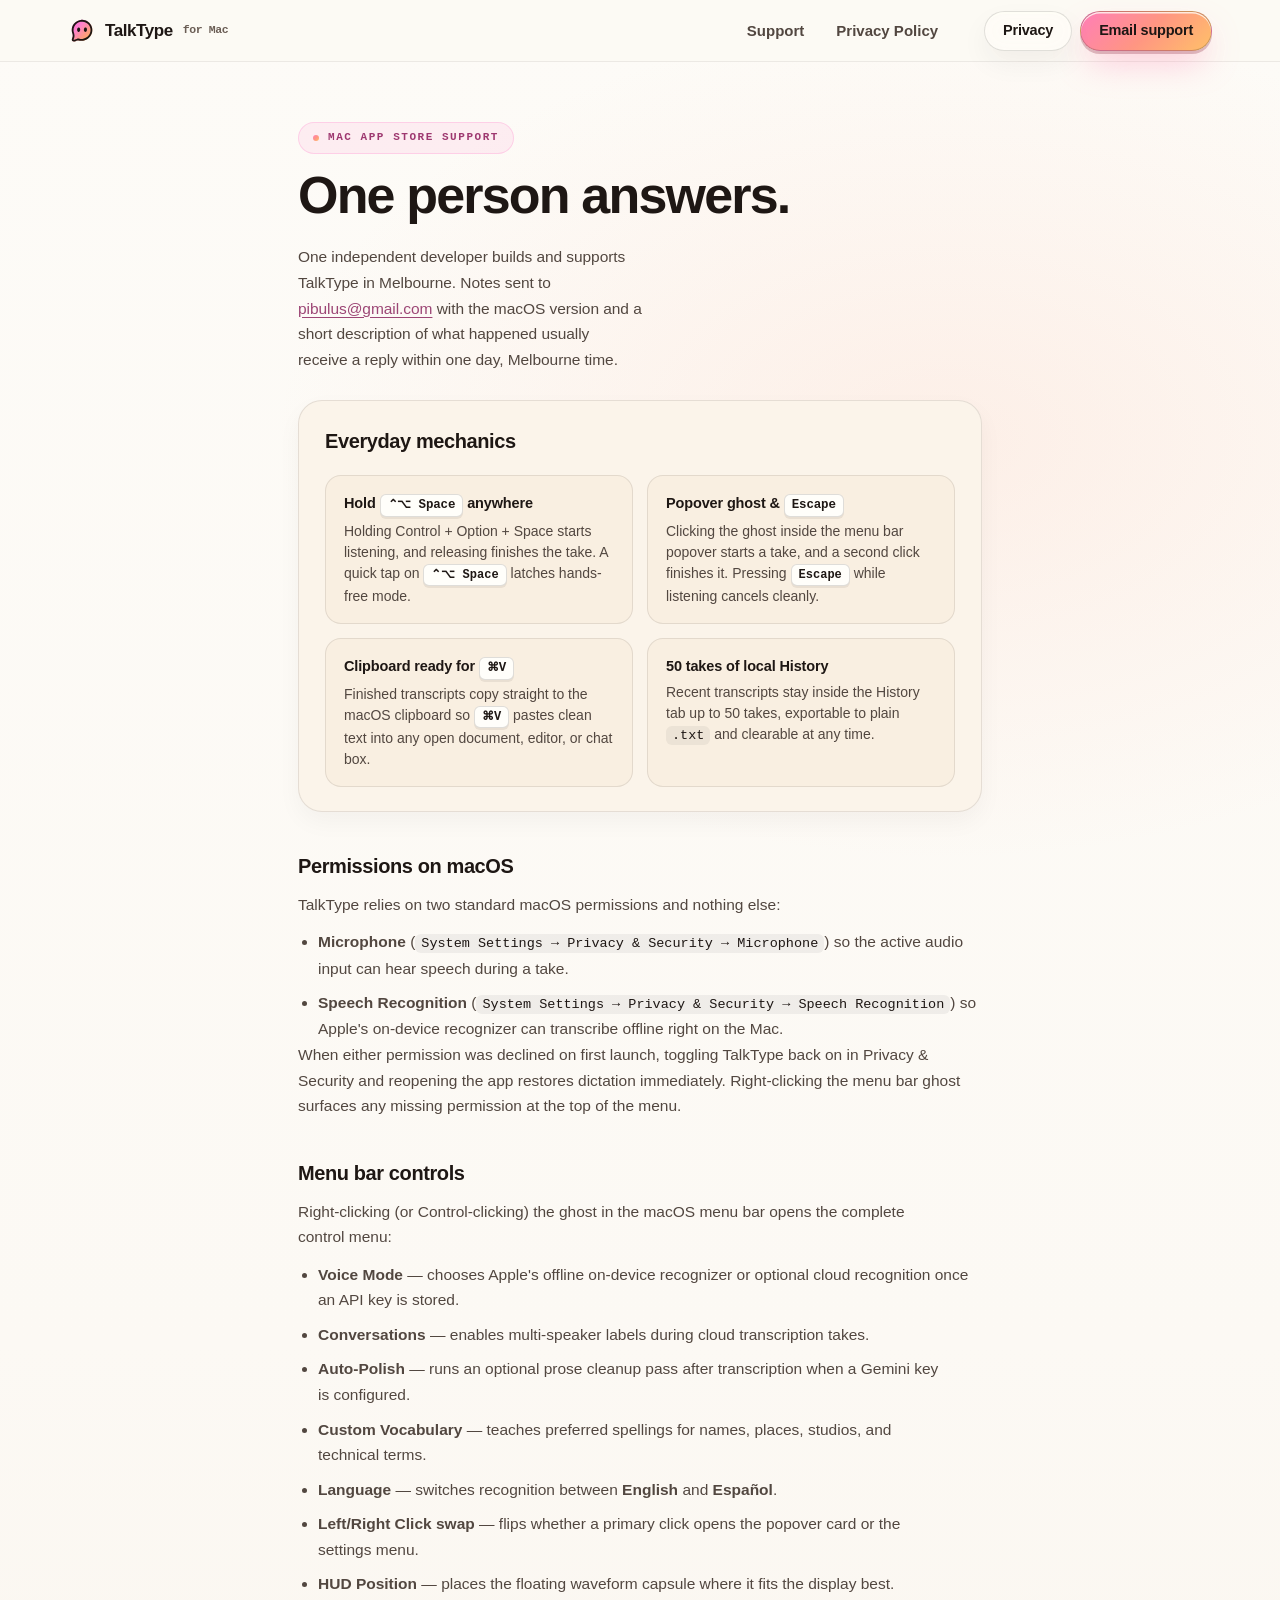
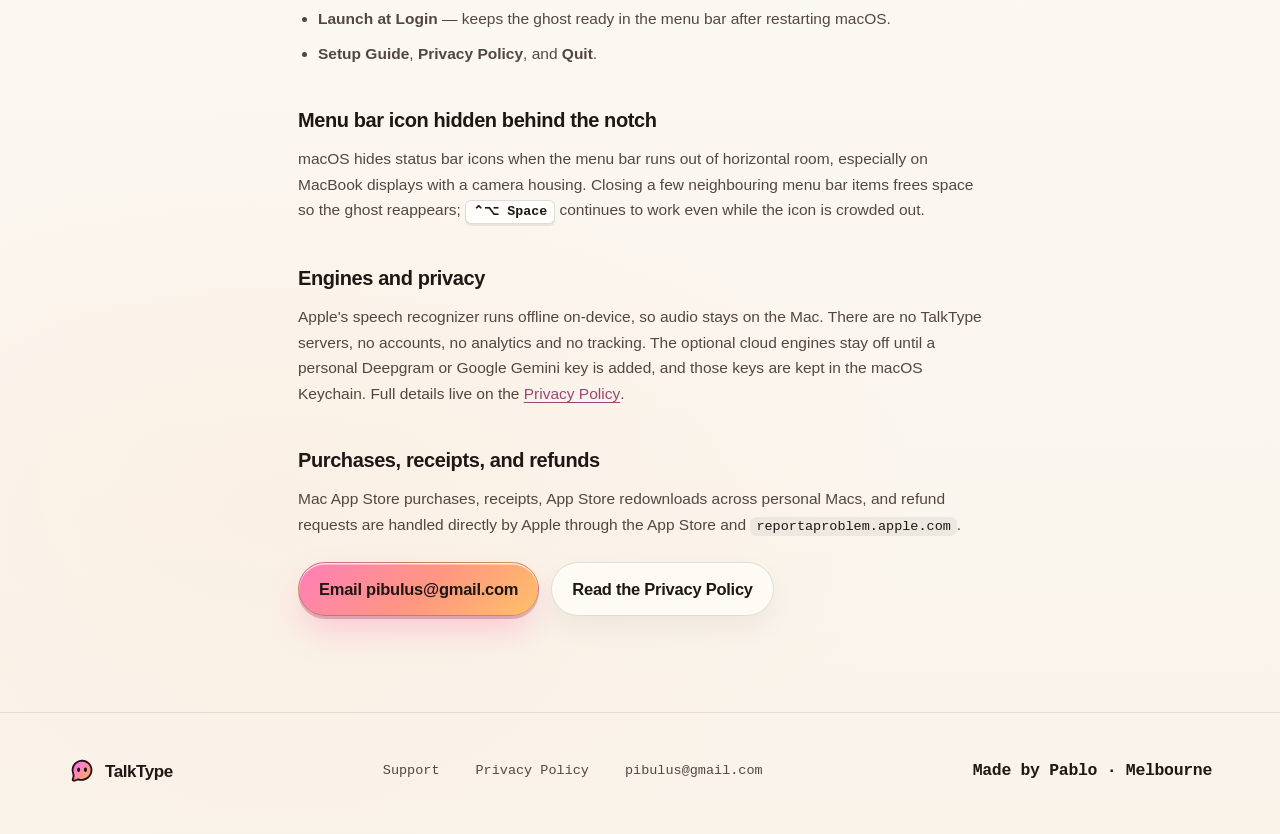
<file: site/appstore-support.html>
<!DOCTYPE html>
<html lang="en">
<head>
  <meta charset="utf-8">
  <meta name="viewport" content="width=device-width, initial-scale=1">
  <title>TalkType for Mac App Store — Support</title>
  <meta name="description" content="Support for TalkType on the Mac App Store: shortcut keys, microphone and speech permissions, clipboard delivery, menu bar controls, and local history.">
  <meta name="theme-color" content="#fff6e6">
  <meta name="color-scheme" content="light">
  <link rel="canonical" href="https://mac.talktype.app/appstore-support">
  <link rel="icon" href="assets/ghost.svg" type="image/svg+xml">
  <link rel="apple-touch-icon" href="assets/icon-180.png">

  <meta property="og:type" content="website">
  <meta property="og:title" content="TalkType for Mac App Store — Support">
  <meta property="og:site_name" content="TalkType for Mac">
  <meta property="og:locale" content="en_AU">
  <meta property="og:description" content="Shortcut keys, permissions, menu bar controls, local history, and direct human support for TalkType on macOS.">
  <meta property="og:url" content="https://mac.talktype.app/appstore-support">
  <meta property="og:image" content="https://mac.talktype.app/assets/icon-512.png">
  <meta property="og:image:width" content="512">
  <meta property="og:image:height" content="512">
  <meta property="og:image:alt" content="TalkType ghost app icon">
  <meta name="twitter:card" content="summary">
  <meta name="twitter:title" content="TalkType for Mac App Store — Support">
  <meta name="twitter:description" content="Shortcut keys, permissions, menu bar controls, local history, and direct human support for TalkType on macOS.">
  <meta name="twitter:image" content="https://mac.talktype.app/assets/icon-512.png">

  <link rel="stylesheet" href="styles.css">
</head>
<body>

<a class="skip-link" href="#main">Skip to content</a>

<header class="topbar">
  <div class="wrap topbar-inner">
    <a class="brand" href="/appstore-support">
      <img src="assets/ghost.svg" alt="">
      TalkType <span class="tag">for Mac</span>
    </a>
    <nav class="nav-links" aria-label="Support navigation">
      <a href="/appstore-support" aria-current="page">Support</a>
      <a href="/appstore-privacy">Privacy Policy</a>
    </nav>
    <div class="topbar-actions">
      <a class="pill pill-quiet pill-sm" href="/appstore-privacy">Privacy</a>
      <a class="pill pill-hot pill-sm" href="mailto:pibulus@gmail.com">Email support</a>
    </div>
  </div>
</header>

<main id="main" class="prose">
  <div class="wrap narrow">
    <div class="kicker"><span class="dot"></span> Mac App Store Support</div>
    <h1>One person answers.</h1>
    <p class="lede">One independent developer builds and supports TalkType in Melbourne. Notes sent to <a href="mailto:pibulus@gmail.com">pibulus@gmail.com</a> with the macOS version and a short description of what happened usually receive a reply within one day, Melbourne time.</p>

    <div class="prose-card">
      <h2>Everyday mechanics</h2>
      <div class="prose-grid">
        <div class="prose-tile">
          <strong>Hold <kbd>⌃⌥ Space</kbd> anywhere</strong>
          <span>Holding Control + Option + Space starts listening, and releasing finishes the take. A quick tap on <kbd>⌃⌥ Space</kbd> latches hands-free mode.</span>
        </div>
        <div class="prose-tile">
          <strong>Popover ghost &amp; <kbd>Escape</kbd></strong>
          <span>Clicking the ghost inside the menu bar popover starts a take, and a second click finishes it. Pressing <kbd>Escape</kbd> while listening cancels cleanly.</span>
        </div>
        <div class="prose-tile">
          <strong>Clipboard ready for <kbd>⌘V</kbd></strong>
          <span>Finished transcripts copy straight to the macOS clipboard so <kbd>⌘V</kbd> pastes clean text into any open document, editor, or chat box.</span>
        </div>
        <div class="prose-tile">
          <strong>50 takes of local History</strong>
          <span>Recent transcripts stay inside the History tab up to 50 takes, exportable to plain <code>.txt</code> and clearable at any time.</span>
        </div>
      </div>
    </div>

    <h2>Permissions on macOS</h2>
    <p>TalkType relies on two standard macOS permissions and nothing else:</p>
    <ul>
      <li><strong>Microphone</strong> (<code>System Settings → Privacy &amp; Security → Microphone</code>) so the active audio input can hear speech during a take.</li>
      <li><strong>Speech Recognition</strong> (<code>System Settings → Privacy &amp; Security → Speech Recognition</code>) so Apple's on-device recognizer can transcribe offline right on the Mac.</li>
    </ul>
    <p>When either permission was declined on first launch, toggling TalkType back on in Privacy &amp; Security and reopening the app restores dictation immediately. Right-clicking the menu bar ghost surfaces any missing permission at the top of the menu.</p>

    <h2>Menu bar controls</h2>
    <p>Right-clicking (or Control-clicking) the ghost in the macOS menu bar opens the complete control menu:</p>
    <ul>
      <li><strong>Voice Mode</strong> — chooses Apple's offline on-device recognizer or optional cloud recognition once an API key is stored.</li>
      <li><strong>Conversations</strong> — enables multi-speaker labels during cloud transcription takes.</li>
      <li><strong>Auto-Polish</strong> — runs an optional prose cleanup pass after transcription when a Gemini key is configured.</li>
      <li><strong>Custom Vocabulary</strong> — teaches preferred spellings for names, places, studios, and technical terms.</li>
      <li><strong>Language</strong> — switches recognition between <strong>English</strong> and <strong>Español</strong>.</li>
      <li><strong>Left/Right Click swap</strong> — flips whether a primary click opens the popover card or the settings menu.</li>
      <li><strong>HUD Position</strong> — places the floating waveform capsule where it fits the display best.</li>
      <li><strong>Launch at Login</strong> — keeps the ghost ready in the menu bar after restarting macOS.</li>
      <li><strong>Setup Guide</strong>, <strong>Privacy Policy</strong>, and <strong>Quit</strong>.</li>
    </ul>

    <h2>Menu bar icon hidden behind the notch</h2>
    <p>macOS hides status bar icons when the menu bar runs out of horizontal room, especially on MacBook displays with a camera housing. Closing a few neighbouring menu bar items frees space so the ghost reappears; <kbd>⌃⌥ Space</kbd> continues to work even while the icon is crowded out.</p>

    <h2>Engines and privacy</h2>
    <p>Apple's speech recognizer runs offline on-device, so audio stays on the Mac. There are no TalkType servers, no accounts, no analytics and no tracking. The optional cloud engines stay off until a personal Deepgram or Google Gemini key is added, and those keys are kept in the macOS Keychain. Full details live on the <a href="/appstore-privacy">Privacy Policy</a>.</p>

    <h2>Purchases, receipts, and refunds</h2>
    <p>Mac App Store purchases, receipts, App Store redownloads across personal Macs, and refund requests are handled directly by Apple through the App Store and <code>reportaproblem.apple.com</code>.</p>

    <div class="prose-actions">
      <a class="pill pill-hot" href="mailto:pibulus@gmail.com">Email pibulus@gmail.com</a>
      <a class="pill pill-quiet" href="/appstore-privacy">Read the Privacy Policy</a>
    </div>
  </div>
</main>

<footer class="footer">
  <div class="wrap footer-inner">
    <a class="brand" href="/appstore-support">
      <img src="assets/ghost.svg" alt="" width="24" height="24">
      TalkType
    </a>
    <nav class="footer-links" aria-label="Footer navigation">
      <a href="/appstore-support" aria-current="page">Support</a>
      <a href="/appstore-privacy">Privacy Policy</a>
      <a href="mailto:pibulus@gmail.com">pibulus@gmail.com</a>
    </nav>
    <span class="made">Made by Pablo · Melbourne</span>
  </div>
</footer>

</body>
</html>
</file>
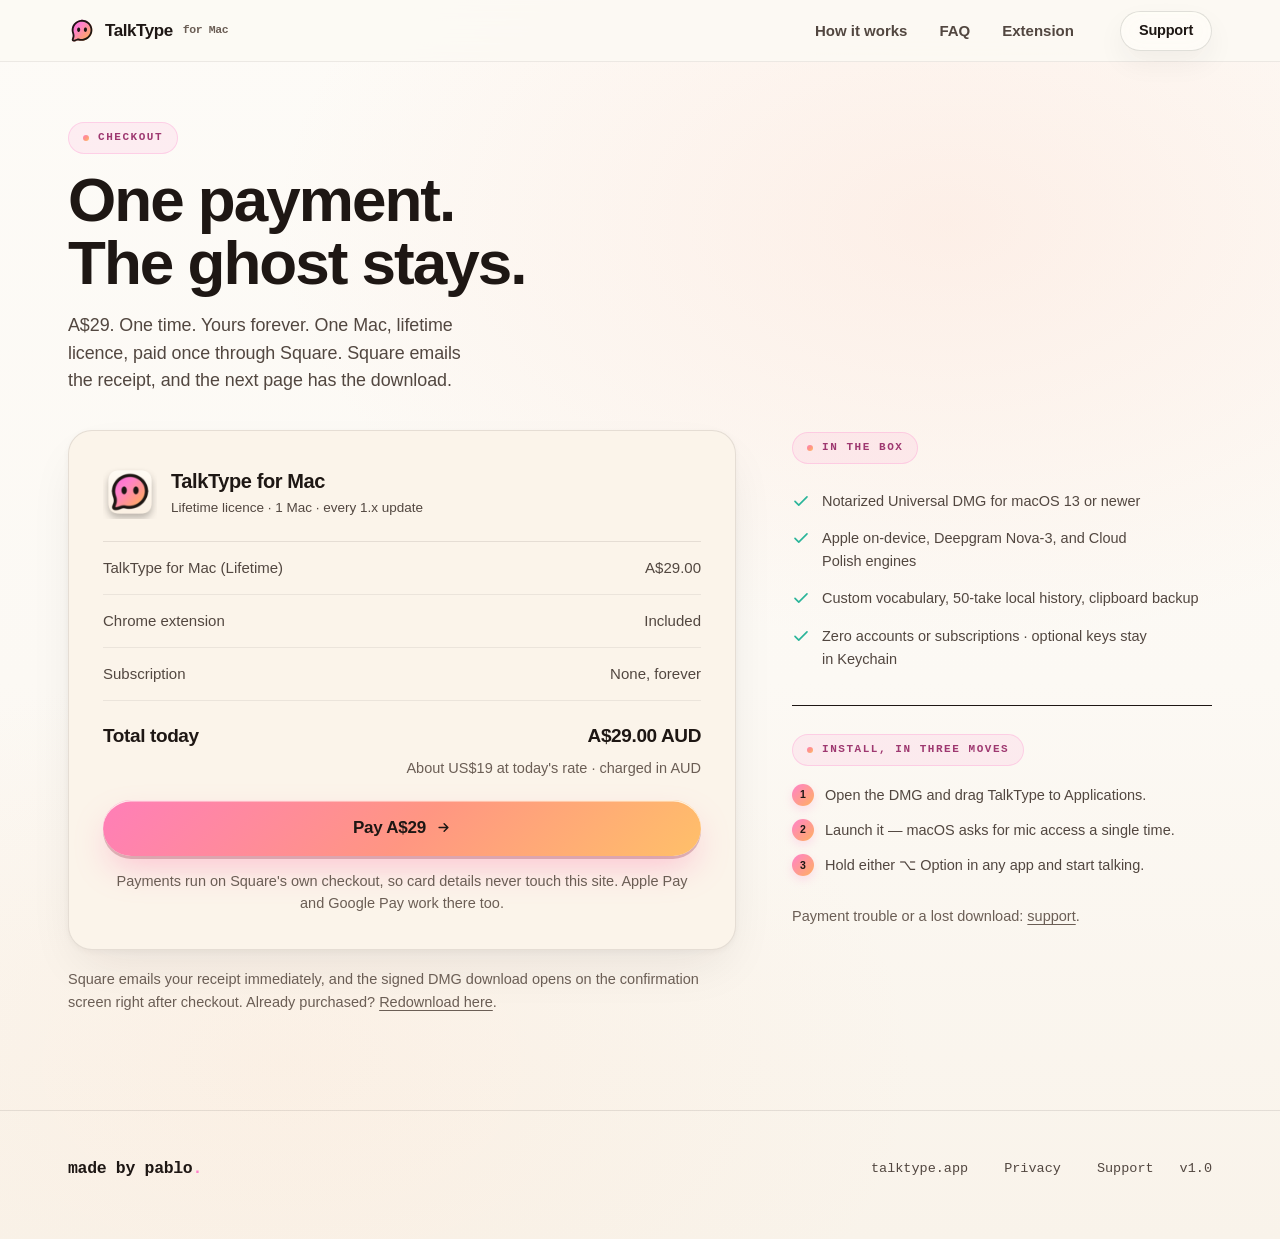
<file: site/buy.html>
<!DOCTYPE html>
<html lang="en">
<head>
  <meta charset="utf-8">
  <meta name="viewport" content="width=device-width, initial-scale=1">
  <title>Buy TalkType for Mac — A$29, one payment</title>
  <meta name="description" content="A$29 for TalkType for Mac. One time, yours forever. Notarized DMG, universal binary, lifetime licence. Card and wallet payments handled by Square.">
  <meta name="theme-color" content="#fcf9f4">
  <meta name="color-scheme" content="light">
  <link rel="canonical" href="https://mac.talktype.app/buy">
  <link rel="icon" href="assets/ghost.svg" type="image/svg+xml">
  <link rel="apple-touch-icon" href="assets/icon-180.png">

  <meta property="og:type" content="website">
  <meta property="og:title" content="Buy TalkType for Mac — A$29, one payment">
  <meta property="og:site_name" content="TalkType for Mac">
  <meta property="og:locale" content="en_AU">
  <meta property="og:description" content="A$29 for TalkType for Mac. Notarized DMG, universal binary, lifetime licence.">
  <meta property="og:image" content="https://mac.talktype.app/assets/og-card.png">
  <meta property="og:image:width" content="1200">
  <meta property="og:image:height" content="630">
  <meta property="og:image:alt" content="TalkType for Mac — the ghost in the menu bar">
  <meta property="og:url" content="https://mac.talktype.app/buy">
  <meta name="twitter:card" content="summary_large_image">
  <meta name="twitter:image" content="https://mac.talktype.app/assets/og-card.png">

  <script type="application/ld+json">
  {
    "@context": "https://schema.org",
    "@type": "SoftwareApplication",
    "@id": "https://mac.talktype.app/#app",
    "name": "TalkType for Mac",
    "operatingSystem": "macOS 13 or later",
    "softwareVersion": "1.0",
    "url": "https://mac.talktype.app/",
    "offers": {
      "@type": "Offer",
      "price": "29.00",
      "priceCurrency": "AUD",
      "availability": "https://schema.org/InStock",
      "url": "https://mac.talktype.app/buy",
      "seller": { "@type": "Organization", "name": "Made by Pablo", "url": "https://madebypablo.app" }
    }
  }
  </script>

  <link rel="stylesheet" href="styles.css?v=11">
</head>
<body>

<a class="skip-link" href="#main">Skip to content</a>

<header class="topbar">
  <div class="wrap topbar-inner">
    <a class="brand" href="/">
      <img src="assets/ghost.svg" alt="">
      TalkType <span class="tag">for Mac</span>
    </a>
    <nav class="nav-links" aria-label="Primary navigation">
      <a href="/#evidence">How it works</a>
      <a href="/support">FAQ</a>
      <a href="https://talktype.app/extension">Extension</a>
    </nav>
    <a class="pill pill-quiet pill-sm" href="/support">Support</a>
  </div>
</header>

<main id="main" class="checkout">
  <div class="wrap">
    <div style="max-width: 640px">
      <div class="kicker"><span class="dot" aria-hidden="true"></span> Checkout</div>
      <h1 class="display" style="font-size: clamp(36px, 5.4vw, 62px); margin-top: 14px">One payment.<br>The ghost stays.</h1>
      <p class="lede" style="margin-top: 18px">A$29. One time. Yours forever. One Mac, lifetime licence, paid once through Square. Square emails the receipt, and the next page has the download.</p>
    </div>

    <div class="checkout-grid">
      <div>
        <div class="order">
          <div class="order-head">
            <img src="assets/icon-128.png" srcset="assets/icon-128.png 1x, assets/icon-256.png 2x" alt="">
            <div>
              <h2>TalkType for Mac</h2>
              <p>Lifetime licence · 1 Mac · every 1.x update</p>
            </div>
          </div>
          <div class="order-line"><span>TalkType for Mac (Lifetime)</span><span>A$29.00</span></div>
          <div class="order-line"><span>Chrome extension</span><span>Included</span></div>
          <div class="order-line"><span>Subscription</span><span>None, forever</span></div>
          <div class="order-total"><span>Total today</span><span>A$29.00 AUD</span></div>
          <p class="pay-note" style="text-align: right; margin: 0 0 6px">About US$19 at today's rate · charged in AUD</p>

          <button class="pill pill-hot" id="checkout" type="button" data-state="idle">
            <span class="label">Pay A$29</span>
            <svg width="15" height="15" viewBox="0 0 24 24" fill="none" stroke="currentColor" stroke-width="2.4" stroke-linecap="round" stroke-linejoin="round" aria-hidden="true"><path d="M5 12h13M13 6l6 6-6 6"/></svg>
          </button>
          <p class="checkout-error" id="checkout-error" role="alert" hidden>
            Square did not open a checkout just now. Try once more, or email
            <a href="mailto:pibulus@gmail.com?subject=TalkType%20for%20Mac%20checkout">pibulus@gmail.com</a>.
          </p>
          <p class="pay-note">Payments run on Square's own checkout, so card details never touch this site. Apple Pay and Google Pay work there too.</p>
        </div>

        <p class="small" style="margin-top: 18px">Square emails your receipt immediately, and the signed DMG download opens on the confirmation screen right after checkout. Already purchased? <a href="/thanks" style="text-decoration: underline; text-underline-offset: 3px">Redownload here</a>.</p>
      </div>

      <aside>
        <div class="kicker"><span class="dot" aria-hidden="true"></span> In the box</div>
        <ul class="aside-list">
          <li><svg viewBox="0 0 24 24" fill="none" stroke="currentColor" stroke-width="2.2" stroke-linecap="round" stroke-linejoin="round" aria-hidden="true" focusable="false"><path d="m4 12.5 5 5L20 6.5"/></svg> Notarized Universal DMG for macOS 13 or newer</li>
          <li><svg viewBox="0 0 24 24" fill="none" stroke="currentColor" stroke-width="2.2" stroke-linecap="round" stroke-linejoin="round" aria-hidden="true" focusable="false"><path d="m4 12.5 5 5L20 6.5"/></svg> Apple on-device, Deepgram Nova-3, and Cloud Polish engines</li>
          <li><svg viewBox="0 0 24 24" fill="none" stroke="currentColor" stroke-width="2.2" stroke-linecap="round" stroke-linejoin="round" aria-hidden="true" focusable="false"><path d="m4 12.5 5 5L20 6.5"/></svg> Custom vocabulary, 50-take local history, clipboard backup</li>
          <li><svg viewBox="0 0 24 24" fill="none" stroke="currentColor" stroke-width="2.2" stroke-linecap="round" stroke-linejoin="round" aria-hidden="true" focusable="false"><path d="m4 12.5 5 5L20 6.5"/></svg> Zero accounts or subscriptions · optional keys stay in Keychain</li>
        </ul>

        <div style="margin-top: 34px; padding-top: 26px; border-top: 1.5px solid var(--ink)">
          <div class="kicker"><span class="dot" aria-hidden="true"></span> Install, in three moves</div>
          <ol class="moves">
            <li><span class="n" aria-hidden="true">1</span>Open the DMG and drag TalkType to Applications.</li>
            <li><span class="n" aria-hidden="true">2</span>Launch it — macOS asks for mic access a single time.</li>
            <li><span class="n" aria-hidden="true">3</span>Hold either ⌥ Option in any app and start talking.</li>
          </ol>
        </div>

        <p class="small" style="margin-top: 28px">Payment trouble or a lost download: <a href="/support" style="text-decoration: underline; text-underline-offset: 3px">support</a>.</p>
      </aside>
    </div>
  </div>
</main>

<footer class="footer">
  <div class="wrap footer-inner">
    <a class="made" href="https://madebypablo.app">made by pablo<span class="made-dot">.</span></a>
    <nav class="footer-links" aria-label="Footer navigation">
      <a href="https://talktype.app">talktype.app</a>
      <a href="/privacy">Privacy</a>
      <a href="/support">Support</a>
      <span class="version-stamp" id="version">v1.0</span>
    </nav>
  </div>
</footer>

<script src="app.js?v=11"></script>
</body>
</html>
</file>
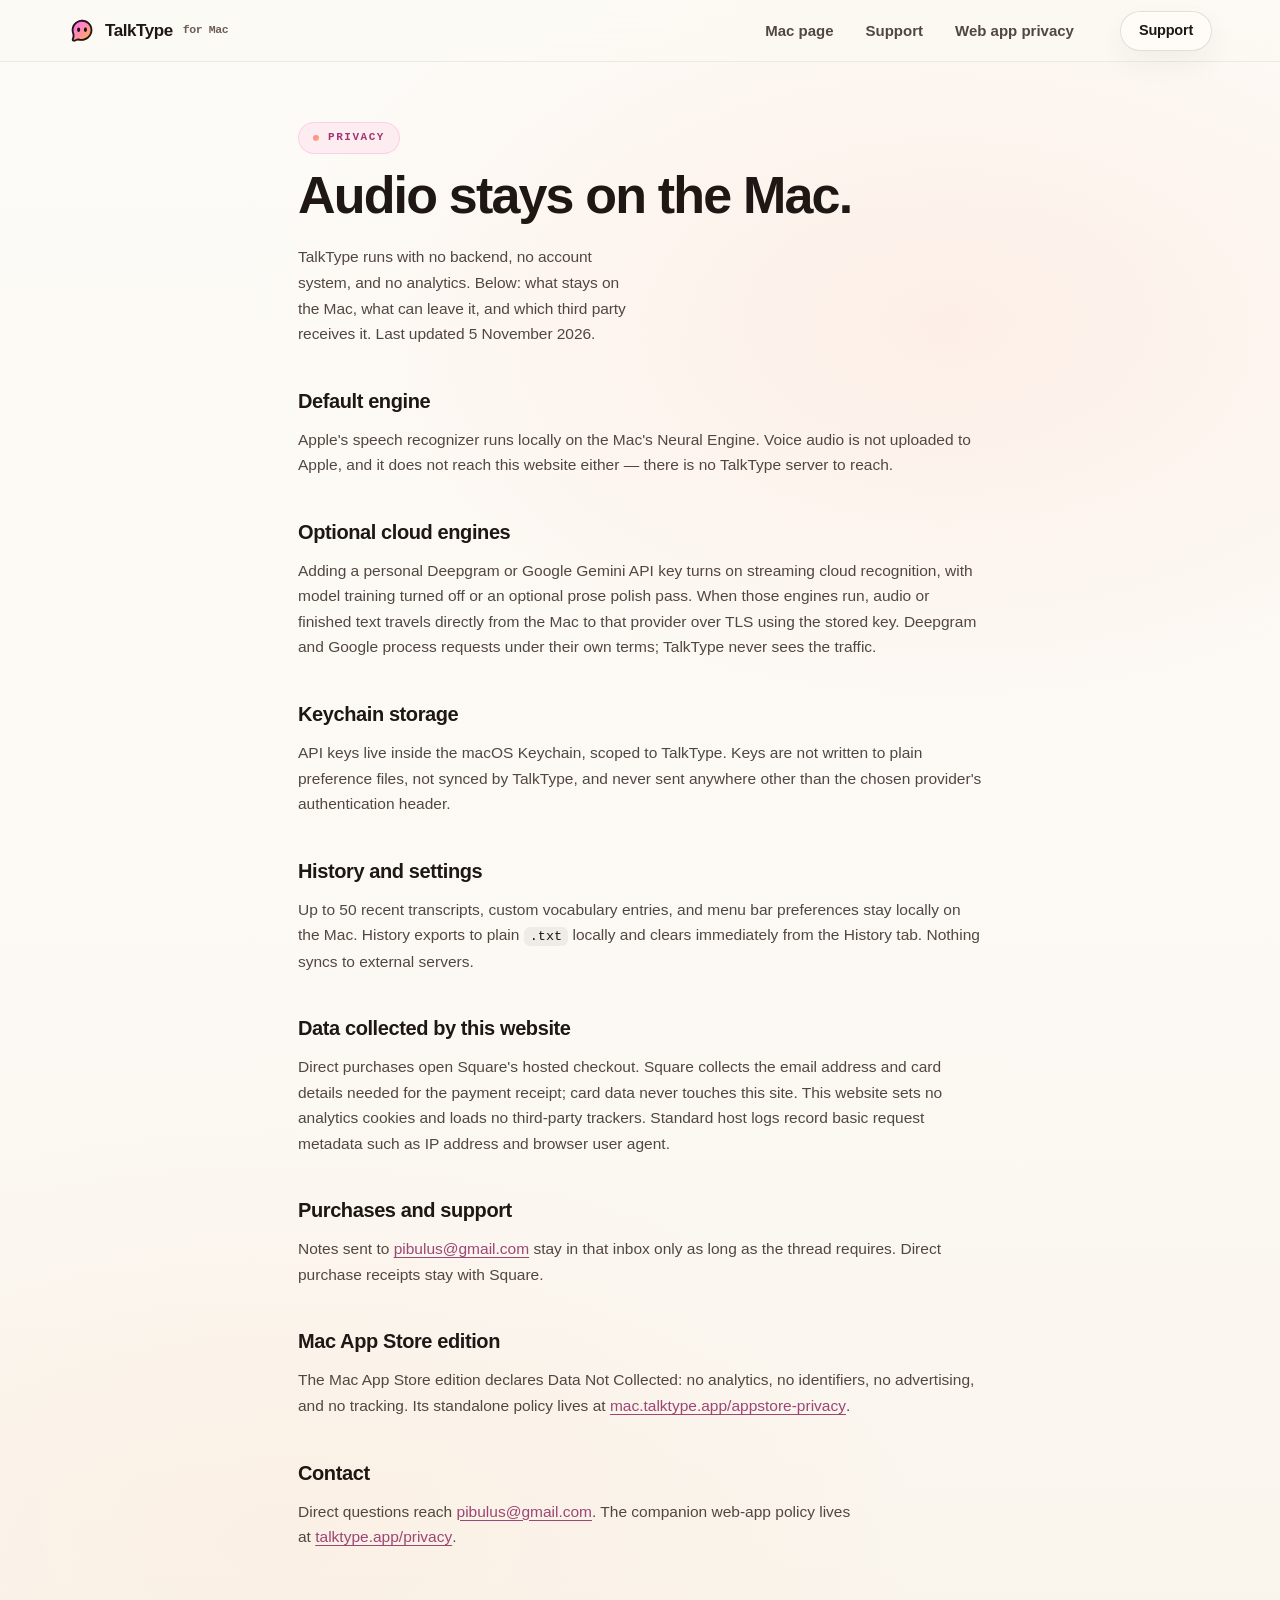
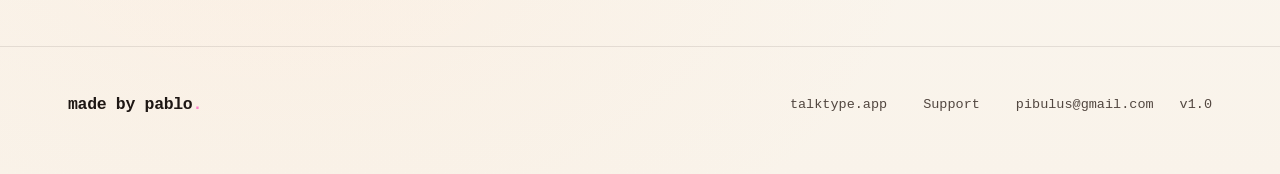
<file: site/privacy.html>
<!DOCTYPE html>
<html lang="en">
<head>
  <meta charset="utf-8">
  <meta name="viewport" content="width=device-width, initial-scale=1">
  <title>TalkType for Mac — Privacy Policy</title>
  <meta name="description" content="How TalkType for Mac handles audio, transcripts, Keychain API keys, and local history. Audio stays on the Mac by default.">
  <meta name="theme-color" content="#fcf9f4">
  <meta name="color-scheme" content="light">
  <link rel="canonical" href="https://mac.talktype.app/privacy">
  <link rel="icon" href="assets/ghost.svg" type="image/svg+xml">
  <link rel="apple-touch-icon" href="assets/icon-180.png">

  <meta property="og:type" content="website">
  <meta property="og:title" content="TalkType for Mac — Privacy Policy">
  <meta property="og:site_name" content="TalkType for Mac">
  <meta property="og:locale" content="en_AU">
  <meta property="og:description" content="How TalkType handles audio, transcripts, Keychain API keys, and local history. Audio stays on the Mac by default.">
  <meta property="og:url" content="https://mac.talktype.app/privacy">
  <meta property="og:image" content="https://mac.talktype.app/assets/og-card.png">
  <meta property="og:image:width" content="1200">
  <meta property="og:image:height" content="630">
  <meta property="og:image:alt" content="TalkType for Mac — the ghost in the menu bar">
  <meta name="twitter:card" content="summary_large_image">
  <meta name="twitter:title" content="TalkType for Mac — Privacy Policy">
  <meta name="twitter:description" content="How TalkType handles audio, transcripts, Keychain API keys, and local history. Audio stays on the Mac by default.">
  <meta name="twitter:image" content="https://mac.talktype.app/assets/og-card.png">

  <script type="application/ld+json">
  {
    "@context": "https://schema.org",
    "@type": "WebPage",
    "@id": "https://mac.talktype.app/privacy",
    "url": "https://mac.talktype.app/privacy",
    "name": "TalkType for Mac — Privacy Policy",
    "description": "How TalkType for Mac handles audio, transcripts, Keychain API keys, and local history. Audio stays on the Mac by default.",
    "inLanguage": "en-AU",
    "dateModified": "2026-11-05",
    "publisher": { "@type": "Organization", "@id": "https://mac.talktype.app/#publisher", "name": "Made by Pablo", "url": "https://madebypablo.app" }
  }
  </script>

  <link rel="stylesheet" href="styles.css?v=11">
</head>
<body>

<a class="skip-link" href="#main">Skip to content</a>

<header class="topbar">
  <div class="wrap topbar-inner">
    <a class="brand" href="/">
      <img src="assets/ghost.svg" alt="">
      TalkType <span class="tag">for Mac</span>
    </a>
    <nav class="nav-links" aria-label="Primary navigation">
      <a href="/">Mac page</a>
      <a href="/support">Support</a>
      <a href="https://talktype.app/privacy">Web app privacy</a>
    </nav>
    <a class="pill pill-quiet pill-sm" href="/support">Support</a>
  </div>
</header>

<main id="main" class="prose">
  <div class="wrap narrow">
    <div class="kicker"><span class="dot"></span> Privacy</div>
    <h1>Audio stays on the Mac.</h1>
    <p class="lede">TalkType runs with no backend, no account system, and no analytics. Below: what stays on the Mac, what can leave it, and which third party receives it. Last updated 5 November 2026.</p>

    <h2>Default engine</h2>
    <p>Apple's speech recognizer runs locally on the Mac's Neural Engine. Voice audio is not uploaded to Apple, and it does not reach this website either — there is no TalkType server to reach.</p>

    <h2>Optional cloud engines</h2>
    <p>Adding a personal Deepgram or Google Gemini API key turns on streaming cloud recognition, with model training turned off or an optional prose polish pass. When those engines run, audio or finished text travels directly from the Mac to that provider over TLS using the stored key. Deepgram and Google process requests under their own terms; TalkType never sees the traffic.</p>

    <h2>Keychain storage</h2>
    <p>API keys live inside the macOS Keychain, scoped to TalkType. Keys are not written to plain preference files, not synced by TalkType, and never sent anywhere other than the chosen provider's authentication header.</p>

    <h2>History and settings</h2>
    <p>Up to 50 recent transcripts, custom vocabulary entries, and menu bar preferences stay locally on the Mac. History exports to plain <code>.txt</code> locally and clears immediately from the History tab. Nothing syncs to external servers.</p>

    <h2>Data collected by this website</h2>
    <p>Direct purchases open Square's hosted checkout. Square collects the email address and card details needed for the payment receipt; card data never touches this site. This website sets no analytics cookies and loads no third-party trackers. Standard host logs record basic request metadata such as IP address and browser user agent.</p>

    <h2>Purchases and support</h2>
    <p>Notes sent to <a href="mailto:pibulus@gmail.com">pibulus@gmail.com</a> stay in that inbox only as long as the thread requires. Direct purchase receipts stay with Square.</p>

    <h2>Mac App Store edition</h2>
    <p>The Mac App Store edition declares Data Not Collected: no analytics, no identifiers, no advertising, and no tracking. Its standalone policy lives at <a href="/appstore-privacy">mac.talktype.app/appstore-privacy</a>.</p>

    <h2>Contact</h2>
    <p>Direct questions reach <a href="mailto:pibulus@gmail.com">pibulus@gmail.com</a>. The companion web-app policy lives at <a href="https://talktype.app/privacy">talktype.app/privacy</a>.</p>
  </div>
</main>

<footer class="footer">
  <div class="wrap footer-inner">
    <a class="made" href="https://madebypablo.app">made by pablo<span class="made-dot">.</span></a>
    <nav class="footer-links" aria-label="Footer navigation">
      <a href="https://talktype.app">talktype.app</a>
      <a href="/support">Support</a>
      <a href="mailto:pibulus@gmail.com">pibulus@gmail.com</a>
      <span class="version-stamp" id="version">v1.0</span>
    </nav>
  </div>
</footer>

<script src="app.js?v=11"></script>
</body>
</html>
</file>
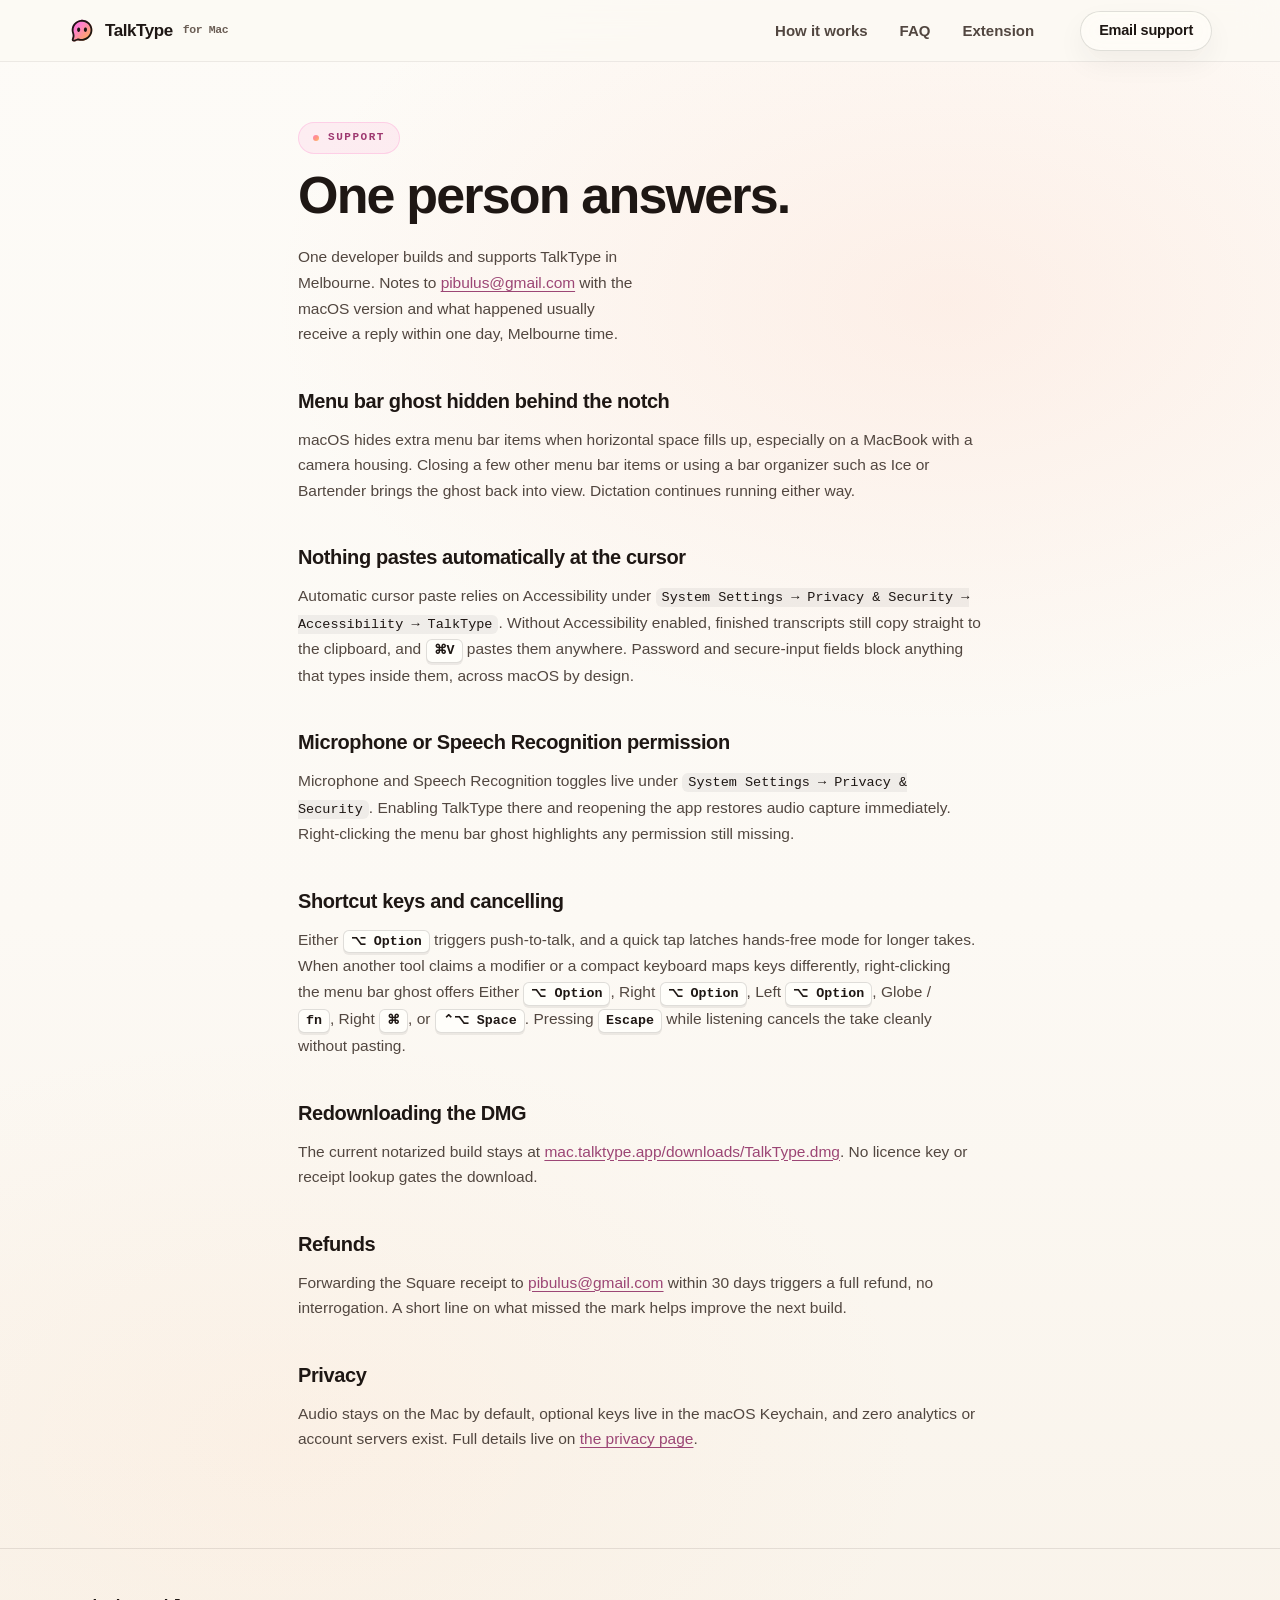
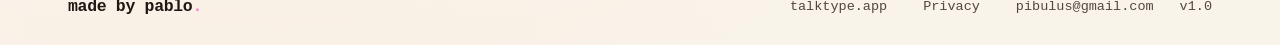
<file: site/support.html>
<!DOCTYPE html>
<html lang="en">
<head>
  <meta charset="utf-8">
  <meta name="viewport" content="width=device-width, initial-scale=1">
  <title>TalkType for Mac — Support and Install Help</title>
  <meta name="description" content="Support for TalkType for Mac: install, permissions, modifier shortcuts, Escape to cancel, DMG redownloads, and 30-day refunds.">
  <meta name="theme-color" content="#fcf9f4">
  <meta name="color-scheme" content="light">
  <link rel="canonical" href="https://mac.talktype.app/support">
  <link rel="icon" href="assets/ghost.svg" type="image/svg+xml">
  <link rel="apple-touch-icon" href="assets/icon-180.png">

  <meta property="og:type" content="website">
  <meta property="og:title" content="TalkType for Mac — Support and Install Help">
  <meta property="og:site_name" content="TalkType for Mac">
  <meta property="og:locale" content="en_AU">
  <meta property="og:description" content="Direct human support for TalkType for Mac: permissions, shortcut keys, DMG downloads, and 30-day refunds.">
  <meta property="og:url" content="https://mac.talktype.app/support">
  <meta property="og:image" content="https://mac.talktype.app/assets/og-card.png">
  <meta property="og:image:width" content="1200">
  <meta property="og:image:height" content="630">
  <meta property="og:image:alt" content="TalkType for Mac — the ghost in the menu bar">
  <meta name="twitter:card" content="summary_large_image">
  <meta name="twitter:title" content="TalkType for Mac — Support and Install Help">
  <meta name="twitter:description" content="Direct human support for TalkType for Mac: permissions, shortcut keys, DMG downloads, and 30-day refunds.">
  <meta name="twitter:image" content="https://mac.talktype.app/assets/og-card.png">

  <link rel="stylesheet" href="styles.css?v=11">
</head>
<body>

<a class="skip-link" href="#main">Skip to content</a>

<header class="topbar">
  <div class="wrap topbar-inner">
    <a class="brand" href="/">
      <img src="assets/ghost.svg" alt="">
      TalkType <span class="tag">for Mac</span>
    </a>
    <nav class="nav-links" aria-label="Primary navigation">
      <a href="/#evidence">How it works</a>
      <a href="/support">FAQ</a>
      <a href="https://talktype.app/extension">Extension</a>
    </nav>
    <a class="pill pill-quiet pill-sm" href="mailto:pibulus@gmail.com">Email support</a>
  </div>
</header>

<main id="main" class="prose">
  <div class="wrap narrow">
    <div class="kicker"><span class="dot"></span> Support</div>
    <h1>One person answers.</h1>
    <p class="lede">One developer builds and supports TalkType in Melbourne. Notes to <a href="mailto:pibulus@gmail.com">pibulus@gmail.com</a> with the macOS version and what happened usually receive a reply within one day, Melbourne time.</p>

    <h2>Menu bar ghost hidden behind the notch</h2>
    <p>macOS hides extra menu bar items when horizontal space fills up, especially on a MacBook with a camera housing. Closing a few other menu bar items or using a bar organizer such as Ice or Bartender brings the ghost back into view. Dictation continues running either way.</p>

    <h2>Nothing pastes automatically at the cursor</h2>
    <p>Automatic cursor paste relies on Accessibility under <code>System Settings → Privacy &amp; Security → Accessibility → TalkType</code>. Without Accessibility enabled, finished transcripts still copy straight to the clipboard, and <kbd>⌘V</kbd> pastes them anywhere. Password and secure-input fields block anything that types inside them, across macOS by design.</p>

    <h2>Microphone or Speech Recognition permission</h2>
    <p>Microphone and Speech Recognition toggles live under <code>System Settings → Privacy &amp; Security</code>. Enabling TalkType there and reopening the app restores audio capture immediately. Right-clicking the menu bar ghost highlights any permission still missing.</p>

    <h2>Shortcut keys and cancelling</h2>
    <p>Either <kbd>⌥ Option</kbd> triggers push-to-talk, and a quick tap latches hands-free mode for longer takes. When another tool claims a modifier or a compact keyboard maps keys differently, right-clicking the menu bar ghost offers Either <kbd>⌥ Option</kbd>, Right <kbd>⌥ Option</kbd>, Left <kbd>⌥ Option</kbd>, Globe / <kbd>fn</kbd>, Right <kbd>⌘</kbd>, or <kbd>⌃⌥ Space</kbd>. Pressing <kbd>Escape</kbd> while listening cancels the take cleanly without pasting.</p>

    <h2>Redownloading the DMG</h2>
    <p>The current notarized build stays at <a href="https://mac.talktype.app/downloads/TalkType.dmg">mac.talktype.app/downloads/TalkType.dmg</a>. No licence key or receipt lookup gates the download.</p>

    <h2>Refunds</h2>
    <p>Forwarding the Square receipt to <a href="mailto:pibulus@gmail.com">pibulus@gmail.com</a> within 30 days triggers a full refund, no interrogation. A short line on what missed the mark helps improve the next build.</p>

    <h2>Privacy</h2>
    <p>Audio stays on the Mac by default, optional keys live in the macOS Keychain, and zero analytics or account servers exist. Full details live on <a href="/privacy">the privacy page</a>.</p>
  </div>
</main>

<footer class="footer">
  <div class="wrap footer-inner">
    <a class="made" href="https://madebypablo.app">made by pablo<span class="made-dot">.</span></a>
    <nav class="footer-links" aria-label="Footer navigation">
      <a href="https://talktype.app">talktype.app</a>
      <a href="/privacy">Privacy</a>
      <a href="mailto:pibulus@gmail.com">pibulus@gmail.com</a>
      <span class="version-stamp" id="version">v1.0</span>
    </nav>
  </div>
</footer>

<script src="app.js?v=11"></script>
</body>
</html>
</file>
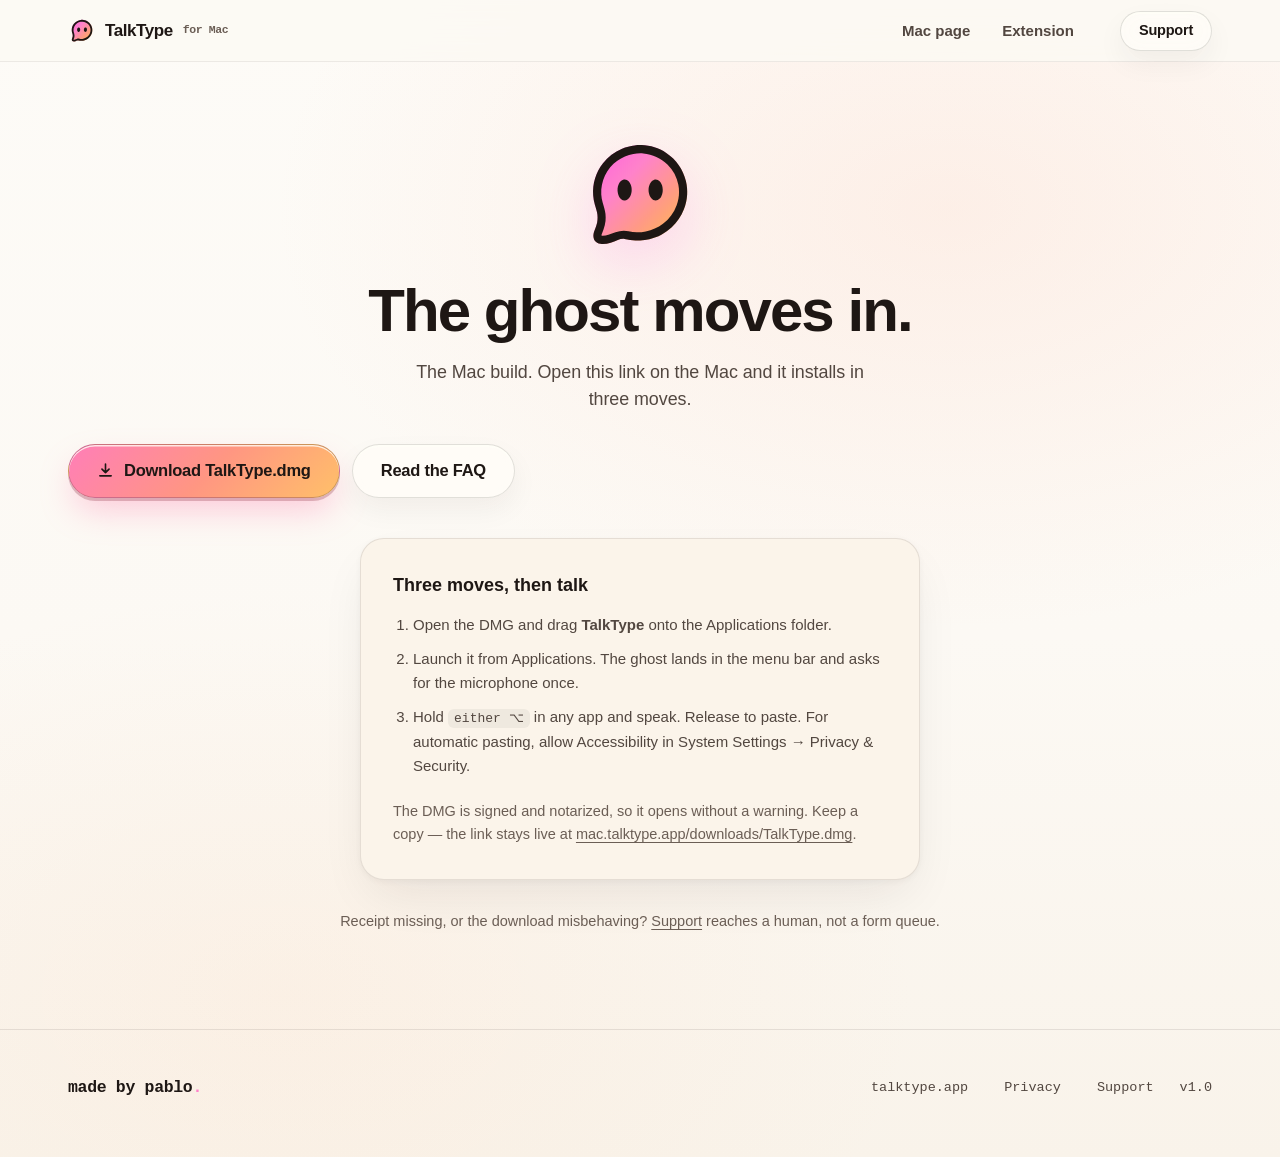
<file: site/thanks.html>
<!DOCTYPE html>
<html lang="en">
<head>
  <meta charset="utf-8">
  <meta name="viewport" content="width=device-width, initial-scale=1">
  <title>TalkType for Mac — Thank You</title>
  <meta name="description" content="Download TalkType for Mac and put the ghost in the menu bar.">
  <meta name="robots" content="noindex">
  <meta property="og:type" content="website">
  <meta property="og:title" content="TalkType for Mac — Thank You">
  <meta property="og:description" content="The DMG, the three install moves, and the receipt.">
  <meta property="og:image" content="https://mac.talktype.app/assets/og-card.png">
  <meta property="og:image:width" content="1200">
  <meta property="og:image:height" content="630">
  <meta property="og:image:alt" content="TalkType for Mac — the ghost in the menu bar">
  <meta property="og:url" content="https://mac.talktype.app/thanks">
  <meta property="og:site_name" content="TalkType for Mac">
  <meta name="twitter:card" content="summary_large_image">
  <meta name="twitter:title" content="TalkType for Mac — Thank You">
  <meta name="twitter:description" content="The DMG, the three install moves, and the receipt.">
  <meta name="twitter:image" content="https://mac.talktype.app/assets/og-card.png">
  <meta name="theme-color" content="#fcf9f4">
  <meta name="color-scheme" content="light">
  <link rel="icon" href="assets/ghost.svg" type="image/svg+xml">
  <link rel="stylesheet" href="styles.css?v=11">
</head>
<body>

<a class="skip-link" href="#main">Skip to content</a>

<header class="topbar">
  <div class="wrap topbar-inner">
    <a class="brand" href="/">
      <img src="assets/ghost.svg" alt="">
      TalkType <span class="tag">for Mac</span>
    </a>
    <nav class="nav-links" aria-label="Primary navigation">
      <a href="/">Mac page</a>
      <a href="https://talktype.app/extension">Extension</a>
    </nav>
    <a class="pill pill-quiet pill-sm" href="/support">Support</a>
  </div>
</header>

<main id="main" class="thanks">
  <div class="wrap">
    <img class="ghost-big" src="assets/ghost.svg" alt="">
    <h1 class="display" style="font-size: clamp(36px, 5.4vw, 60px); margin-top: 20px">The ghost moves in.</h1>
    <p class="paid-note" id="paid-note" hidden>
      <svg viewBox="0 0 24 24" fill="none" stroke="currentColor" stroke-width="2.4" stroke-linecap="round" stroke-linejoin="round" aria-hidden="true"><path d="m4 12.5 5 5L20 6.5"/></svg>
      Payment received — Square emailed the receipt
    </p>
    <p class="lede" style="max-width: 520px; margin: 18px auto 0">The Mac build. Open this link on the Mac and it installs in three moves.</p>

    <div class="hero-actions" style="margin-top: 30px">
      <a class="pill pill-hot" href="https://mac.talktype.app/downloads/TalkType.dmg" download>
        <svg width="17" height="17" viewBox="0 0 24 24" fill="none" stroke="currentColor" stroke-width="2.3" stroke-linecap="round" stroke-linejoin="round" aria-hidden="true"><path d="M12 3v12M7 10l5 5 5-5"/><path d="M4 19.5h16"/></svg>
        Download TalkType.dmg
      </a>
      <a class="pill pill-quiet" href="/support">Read the FAQ</a>
    </div>

    <div class="panel">
      <h2>Three moves, then talk</h2>
      <ol>
        <li>Open the DMG and drag <strong>TalkType</strong> onto the Applications folder.</li>
        <li>Launch it from Applications. The ghost lands in the menu bar and asks for the microphone once.</li>
        <li>Hold <code>either ⌥</code> in any app and speak. Release to paste. For automatic pasting, allow Accessibility in System Settings → Privacy &amp; Security.</li>
      </ol>
      <p class="small" style="margin-top: 22px">The DMG is signed and notarized, so it opens without a warning. Keep a copy — the link stays live at <a href="https://mac.talktype.app/downloads/TalkType.dmg" style="text-decoration: underline; text-underline-offset: 3px">mac.talktype.app/downloads/TalkType.dmg</a>.</p>
    </div>

    <p class="small" style="margin-top: 30px">Receipt missing, or the download misbehaving? <a href="/support" style="text-decoration: underline; text-underline-offset: 3px">Support</a> reaches a human, not a form queue.</p>
  </div>
</main>

<footer class="footer">
  <div class="wrap footer-inner">
    <a class="made" href="https://madebypablo.app">made by pablo<span class="made-dot">.</span></a>
    <nav class="footer-links" aria-label="Footer navigation">
      <a href="https://talktype.app">talktype.app</a>
      <a href="/privacy">Privacy</a>
      <a href="/support">Support</a>
      <span class="version-stamp" id="version">v1.0</span>
    </nav>
  </div>
</footer>

<script src="app.js?v=11"></script>
</body>
</html>
</file>
<file: site/styles.css>
/* TalkType for Mac — two plates, one instrument.
   Plate 01: the promise (copy) + the instrument (capsule over a surface).
   Plate 02: the evidence (three beats) + the price (ticket) + one rail.
   Exact height on desktop: 200svh, header fixed. Type scales off the column,
   not the viewport cap, so the lockup stays two lines at every width. */

@property --hud-angle {
  syntax: '<angle>';
  initial-value: 0deg;
  inherits: false;
}

:root {
  --cream: #fcf9f4;
  --card: #fbf4ea;
  --card-warm: #f9efe1;
  --paper: #fffefa;
  --near-white: #fffef7;
  --ink: #1e1714;
  --ink-soft: #524740;
  --ink-mute: #6b5e55;
  --line: rgba(30, 23, 20, 0.10);
  --line-soft: rgba(30, 23, 20, 0.07);
  --pink: #ff82ca;
  --tangerine: #ffb060;
  --butter: #ffd159;
  --mint: #2bb59a;
  --focus: #c94b8c;
  --candy: linear-gradient(135deg, #ff7eb8 0%, #ff9682 52%, #ffc069 100%);
  --candy-hover: linear-gradient(135deg, #ff70b4 0%, #ff8c74 52%, #ffb657 100%);
  --hot: linear-gradient(135deg, #ff82ca 0%, #ffb060 100%);
  --shadow-soft: 0 22px 52px -12px rgba(38, 25, 18, 0.09), 0 2px 6px rgba(30, 23, 20, 0.04);
  --radius: 22px;
  --bar: 62px;
  --sans: -apple-system, BlinkMacSystemFont, "SF Pro Rounded", "SF Pro Display", "SF Pro Text", "Segoe UI", Roboto, Helvetica, Arial, sans-serif;
  --mono: ui-monospace, SFMono-Regular, "SF Mono", Menlo, Consolas, monospace;
  --spring: cubic-bezier(0.34, 1.56, 0.64, 1);
}

* { box-sizing: border-box; }

html {
  background: var(--cream);
  scroll-behavior: smooth;
  scroll-snap-type: y proximity;
  -webkit-text-size-adjust: 100%;
  overflow-x: clip;
}

body {
  margin: 0;
  color: var(--ink);
  font-family: var(--sans);
  font-size: 19px;
  line-height: 1.6;
  -webkit-font-smoothing: antialiased;
  background:
    radial-gradient(960px 600px at 74% 18%, rgba(255, 198, 178, 0.22), transparent 70%),
    radial-gradient(880px 560px at 22% 86%, rgba(255, 214, 184, 0.16), transparent 72%),
    linear-gradient(180deg, #fdfbf7 0%, #fcf9f4 55%, #f9f3ea 100%);
  background-repeat: no-repeat;
  overflow-x: clip;
}

a { color: inherit; text-decoration: none; }
p { margin: 0; }
a, button, summary { -webkit-tap-highlight-color: rgba(255, 130, 202, 0.18); }

a:focus-visible,
button:focus-visible,
summary:focus-visible {
  outline: 2.5px solid var(--focus);
  outline-offset: 3px;
  border-radius: 8px;
}
.pill:focus-visible { border-radius: 999px; }

.skip-link {
  position: absolute;
  left: -9999px;
  top: 10px;
  z-index: 200;
  display: inline-flex;
  align-items: center;
  min-height: 44px;
  padding: 0 18px;
  border-radius: 999px;
  background: var(--ink);
  color: var(--near-white);
  font-size: 14px;
  font-weight: 700;
}
.skip-link:focus-visible { left: 16px; }

.wrap {
  width: 100%;
  max-width: 1240px;
  margin: 0 auto;
  padding: 0 48px;
}
.narrow { max-width: 780px; }

/* kbd, shared by the hint, the prose pages and the buy page */

kbd {
  display: inline-block;
  padding: 1px 7px;
  border-radius: 6px;
  font: 700 0.86em/1.5 var(--mono);
  color: var(--ink);
  background: var(--paper);
  border: 1px solid rgba(30, 23, 20, 0.14);
  box-shadow: 0 2px 0 rgba(30, 23, 20, 0.07);
  vertical-align: baseline;
}

/* ---------------------------------------------------------------- the bar */

.topbar {
  position: fixed;
  inset: 0 0 auto;
  z-index: 50;
  height: var(--bar);
  background: rgba(252, 249, 244, 0.84);
  backdrop-filter: saturate(1.2) blur(18px);
  -webkit-backdrop-filter: saturate(1.2) blur(18px);
  border-bottom: 1px solid var(--line-soft);
}
.topbar-inner {
  display: flex;
  align-items: center;
  justify-content: space-between;
  gap: 20px;
  height: 100%;
}
.brand {
  display: inline-flex;
  align-items: center;
  gap: 9px;
  min-height: 44px;
  font-weight: 800;
  letter-spacing: -0.025em;
  font-size: 17px;
}
.brand img { width: 28px; height: 28px; flex: 0 0 auto; }
.brand span.tag {
  font-family: var(--mono);
  font-weight: 600;
  color: var(--ink-mute);
  font-size: 11.5px;
  margin-left: 1px;
  white-space: nowrap;
}

/* the mode rail: a real control, with a thumb that slides */

.modes {
  position: relative;
  display: flex;
  align-items: center;
  gap: 2px;
  padding: 4px;
  border-radius: 999px;
  background: rgba(255, 253, 248, 0.62);
  border: 1px solid var(--line-soft);
}
.modes-thumb {
  position: absolute;
  top: 4px;
  left: 0;
  height: calc(100% - 8px);
  width: 0;
  border-radius: 999px;
  background: var(--paper);
  border: 1px solid rgba(255, 130, 202, 0.34);
  box-shadow:
    0 6px 16px rgba(255, 130, 202, 0.16),
    0 2px 0 rgba(255, 254, 247, 0.9) inset;
  transform: translateX(var(--thumb-x, 0));
  transition: transform 0.34s var(--spring), width 0.34s var(--spring);
  pointer-events: none;
}
.mode {
  position: relative;
  z-index: 1;
  appearance: none;
  border: 0;
  background: none;
  cursor: pointer;
  height: 36px;
  padding: 0 15px;
  border-radius: 999px;
  font-family: inherit;
  font-size: 14px;
  font-weight: 600;
  letter-spacing: -0.005em;
  color: var(--ink-mute);
  white-space: nowrap;
  transition: color 0.18s ease;
}
.mode:hover { color: var(--ink); }
.mode[aria-selected="true"] { color: var(--ink); }

.topbar .pill-sm { flex: 0 0 auto; }

/* the secondary pages keep a plain link nav in the same bar */
.nav-links {
  display: flex;
  gap: 4px;
  margin-left: auto;
  font-size: 15px;
  font-weight: 600;
  color: var(--ink-soft);
}
.nav-links a {
  display: inline-flex;
  align-items: center;
  min-height: 44px;
  padding: 0 14px;
  border-radius: 999px;
  transition: color 0.15s, background 0.15s;
}
.nav-links a:hover {
  color: var(--ink);
  background: rgba(255, 130, 202, 0.12);
}
.topbar-actions { display: inline-flex; align-items: center; gap: 8px; margin-left: 12px; }
.nav-links + .topbar-actions,
.nav-links + .pill { margin-left: 12px; }

/* the old hero heading, still used by checkout and thanks */
h1.display {
  margin: 0;
  font-size: clamp(34px, 4.4vw, 58px);
  line-height: 1.02;
  letter-spacing: -0.032em;
  font-weight: 800;
  color: var(--ink);
}

/* ---------------------------------------------------------------- pills */

.pill {
  display: inline-flex;
  align-items: center;
  justify-content: center;
  gap: 10px;
  min-height: 54px;
  height: 54px;
  min-width: 44px;
  padding: 0 28px;
  border-radius: 999px;
  font-size: 16.5px;
  font-weight: 800;
  letter-spacing: -0.015em;
  transition: transform 0.3s var(--spring), box-shadow 0.24s ease, background 0.18s ease, border-color 0.18s ease;
  white-space: nowrap;
}
.pill-hot {
  color: var(--ink);
  background: var(--candy);
  border: 1.5px solid rgba(30, 23, 20, 0.22);
  box-shadow:
    inset 0 1.5px 0 rgba(255, 254, 247, 0.80),
    0 3px 0 rgba(145, 62, 78, 0.30),
    0 16px 34px -6px rgba(255, 126, 174, 0.42);
}
.pill-hot:hover {
  background: var(--candy-hover);
  transform: translateY(-2px) scale(1.025);
  box-shadow:
    inset 0 1.5px 0 rgba(255, 254, 247, 0.90),
    0 4px 0 rgba(145, 62, 78, 0.34),
    0 20px 42px -6px rgba(255, 126, 174, 0.52);
}
.pill-hot:active {
  transform: translateY(1.5px) scale(0.975);
  box-shadow:
    0 6px 14px rgba(255, 110, 200, 0.28),
    0 1px 0 rgba(145, 62, 78, 0.30);
}
.pill-quiet {
  color: var(--ink);
  background: rgba(255, 253, 248, 0.78);
  backdrop-filter: blur(12px);
  -webkit-backdrop-filter: blur(12px);
  border: 1.5px solid rgba(30, 23, 20, 0.13);
  box-shadow:
    0 12px 28px rgba(30, 23, 20, 0.05),
    0 2px 0 rgba(255, 254, 247, 0.88) inset;
}
.pill-quiet:hover {
  background: var(--paper);
  transform: translateY(-3px) scale(1.025);
  border-color: rgba(255, 130, 202, 0.45);
}
.pill-hero {
  min-height: 64px;
  height: 64px;
  padding: 0 36px;
  font-size: 19px;
}
.pill-sm {
  min-height: 40px;
  height: 40px;
  padding: 0 18px;
  font-size: 14.5px;
}
.pill-ticket { width: 100%; height: 56px; font-size: 17px; }

/* ---------------------------------------------------------------- plates */

.plate {
  position: relative;
  min-height: 100svh;
  padding-top: var(--bar);
  display: grid;
  align-content: center;
  scroll-snap-align: start;
}
.plate-one { padding-bottom: 24px; }
.plate-two { padding-bottom: 0; align-content: stretch; grid-template-rows: 1fr auto; }

/* ---------------------------------------------------------------- 01 · the promise */

.plate-one-grid {
  display: grid;
  grid-template-columns: minmax(0, 1fr) minmax(0, 1fr);
  gap: 56px;
  align-items: center;
}

.hero-copy {
  position: relative;
  min-width: 0;
  padding-top: 132px; /* reserves the sticker's row; the sticker itself is out of flow */
}

.ghost-sticker {
  appearance: none;
  border: 0;
  background: none;
  padding: 0;
  cursor: pointer;
  position: absolute;
  left: -20px;
  top: 6px;
  width: 112px;
  height: 112px;
  z-index: 1;
  transform: rotate(-8deg);
  filter: drop-shadow(0 18px 28px rgba(255, 96, 224, 0.22));
  transition: transform 0.28s var(--spring);
}
.ghost-sticker::before {
  content: "";
  position: absolute;
  inset: -34px;
  z-index: -1;
  border-radius: 50%;
  background: radial-gradient(closest-side, rgba(255, 130, 202, 0.20), transparent 72%);
  filter: blur(26px);
  animation: bloom 6s ease-in-out infinite;
}
.ghost-sticker img {
  display: block;
  width: 100%;
  height: 100%;
  animation: ghost-float 6s ease-in-out infinite;
}
.ghost-sticker:hover { transform: rotate(-4deg) scale(1.06); }
.ghost-sticker:active { transform: rotate(-8deg) scale(0.94); }

@keyframes ghost-float {
  0%, 100% { transform: translateY(0); }
  50% { transform: translateY(-7px); }
}
@keyframes bloom {
  0%, 100% { opacity: 0.85; transform: scale(0.97); }
  50% { opacity: 1; transform: scale(1.05); }
}

.kicker {
  display: inline-flex;
  align-items: center;
  gap: 9px;
  padding: 6px 14px;
  border-radius: 999px;
  background: rgba(255, 130, 202, 0.11);
  border: 1px solid rgba(255, 130, 202, 0.28);
  font-family: var(--mono);
  font-size: 11px;
  font-weight: 700;
  letter-spacing: 0.14em;
  text-transform: uppercase;
  color: #9e3870;
}
.kicker .dot {
  width: 6px;
  height: 6px;
  border-radius: 50%;
  background: var(--candy);
}

h1.lockup {
  margin: 20px 0 0;
  font-size: clamp(44px, min(5.6vw, 8.9vh), 80px);
  line-height: 0.93;
  letter-spacing: -0.028em;
  font-weight: 800;
  color: var(--ink);
  max-width: 552px;
  text-wrap: initial;
}

.lede {
  margin-top: 22px;
  color: var(--ink-soft);
  font-size: clamp(17px, min(1.4vw, 2.25vh), 20px);
  line-height: 1.52;
  letter-spacing: -0.004em;
  font-weight: 500;
  max-width: 40ch;
  text-wrap: pretty;
}

.origin {
  margin-top: 18px;
  font-size: 15.5px;
  font-weight: 700;
  letter-spacing: -0.01em;
  color: #b03a7d;
  max-width: 40ch;
  text-wrap: balance;
}

.hero-actions {
  display: flex;
  flex-wrap: wrap;
  gap: 12px;
  margin-top: 26px;
}

.send-mac-btn {
  display: none;
}

.subline {
  margin-top: 14px;
  font-family: var(--mono);
  font-size: 12px;
  font-weight: 500;
  letter-spacing: 0.01em;
  color: var(--ink-mute);
  max-width: 44ch;
  line-height: 1.5;
  text-wrap: balance;
}
.subline kbd { font-size: 11px; padding: 0 5px; }

/* ---------------------------------------------------------------- 01 · the instrument */

.stage-col { min-width: 0; }

.stage-head {
  display: flex;
  align-items: center;
  justify-content: flex-start;
  margin-bottom: 12px;
}

.stage {
  position: relative;
  padding-top: 0;
}

/* the top of the Mac: the ghost sits up here, where it actually lives */
.menubar {
  display: flex;
  align-items: center;
  gap: 14px;
  height: 30px;
  padding: 0 12px;
  border-radius: 10px;
  background: rgba(255, 253, 248, 0.72);
  border: 1px solid var(--line-soft);
  box-shadow: 0 6px 16px rgba(30, 23, 20, 0.04);
  font-family: var(--mono);
  font-size: 10.5px;
  font-weight: 600;
  letter-spacing: 0.04em;
  color: var(--ink-mute);
  backdrop-filter: blur(8px);
  -webkit-backdrop-filter: blur(8px);
}
.menubar-app { color: var(--ink); font-weight: 700; }
.menubar-items { opacity: 0.72; }
.menubar-right {
  margin-left: auto;
  display: inline-flex;
  align-items: center;
  gap: 10px;
}
.menubar-ghost {
  width: 15px;
  height: 15px;
  filter: drop-shadow(0 2px 4px rgba(255, 96, 224, 0.35));
}

/* the capsule: the app's own HUD, floating over the surface */
.capsule {
  position: relative;
  z-index: 3;
  display: flex;
  align-items: center;
  gap: 13px;
  width: 100%;
  min-height: 68px;
  padding: 11px 16px;
  margin: 10px 0 -24px;
  border-radius: 22px;
  background: rgba(255, 253, 249, 0.96);
  border: 2px solid rgba(224, 122, 174, 0.36);
  backdrop-filter: saturate(1.25) blur(18px);
  -webkit-backdrop-filter: saturate(1.25) blur(18px);
  box-shadow:
    0 16px 36px -6px rgba(38, 25, 18, 0.08),
    0 6px 16px rgba(255, 130, 202, 0.12),
    0 2px 0 rgba(255, 254, 247, 0.85) inset;
  transition: transform 0.32s var(--spring), box-shadow 0.28s ease, border-color 0.24s ease;
}
.capsule[data-phase="listening"],
.capsule[data-phase="processing"] {
  background:
    linear-gradient(rgba(255, 252, 247, 0.96), rgba(253, 246, 238, 0.94)) padding-box,
    conic-gradient(
      from var(--hud-angle),
      rgba(255, 130, 202, 0.95),
      rgba(255, 176, 96, 0.90),
      rgba(255, 209, 89, 0.78),
      rgba(255, 176, 96, 0.90),
      rgba(255, 130, 202, 0.95)
    ) border-box;
  border: 3px solid transparent;
  box-shadow:
    0 20px 44px rgba(255, 130, 202, 0.24),
    0 8px 20px rgba(255, 176, 96, 0.15),
    0 2px 0 rgba(255, 254, 247, 0.8) inset;
  animation: hud-spin 4s linear infinite;
}
.capsule:hover {
  transform: translateY(-2px);
  border-color: rgba(224, 122, 174, 0.56);
  box-shadow:
    0 20px 44px -6px rgba(38, 25, 18, 0.11),
    0 8px 20px rgba(255, 130, 202, 0.18),
    0 2px 0 rgba(255, 254, 247, 0.9) inset;
}
@keyframes hud-spin { to { --hud-angle: 360deg; } }

.capsule-ghost {
  appearance: none;
  border: 0;
  padding: 0;
  cursor: pointer;
  flex: 0 0 auto;
  width: 42px;
  height: 42px;
  border-radius: 50%;
  display: inline-flex;
  align-items: center;
  justify-content: center;
  background: radial-gradient(circle, rgba(255, 130, 202, 0.28) 0%, rgba(255, 176, 96, 0.10) 65%, transparent 100%);
  transition: transform 0.24s var(--spring);
}
.capsule-ghost:hover { transform: scale(1.12) rotate(-4deg); }
.capsule-ghost:active { transform: scale(0.92); }
.capsule-ghost img { width: 30px; height: 30px; transition: transform 0.22s var(--spring); }
.capsule.word-bounce .capsule-ghost img { transform: scale(1.13) translateY(-2px); }

.capsule-mask {
  flex: 1 1 auto;
  min-width: 0;
  overflow: hidden;
  position: relative;
}
.capsule-mask.masked {
  -webkit-mask-image: linear-gradient(90deg, transparent 0%, #1e1714 12%, #1e1714 100%);
  mask-image: linear-gradient(90deg, transparent 0%, #1e1714 12%, #1e1714 100%);
}
.capsule-track {
  display: flex;
  align-items: center;
  overflow-x: auto;
  scrollbar-width: none;
  white-space: nowrap;
}
.capsule-track::-webkit-scrollbar { display: none; }

.capsule-text {
  font-family: var(--sans);
  font-size: clamp(14px, 1.1vw, 15.5px);
  font-weight: 500;
  letter-spacing: -0.008em;
  color: rgba(38, 31, 36, 0.92);
  padding-right: 6px;
}
.capsule-text.is-placeholder {
  font-weight: 500;
  color: rgba(115, 102, 110, 0.74);
}

.capsule-ind {
  flex: 0 0 auto;
  min-width: 26px;
  display: flex;
  align-items: center;
  justify-content: center;
}
.ind-listen,
.ind-wave,
.ind-ready { display: none; align-items: center; justify-content: center; }
.capsule[data-phase="listening"] .ind-listen { display: inline-flex; }
.capsule[data-phase="processing"] .ind-wave { display: inline-flex; }
.capsule[data-phase="ready"] .ind-ready { display: inline-flex; }

.ind-listen { position: relative; width: 22px; height: 22px; }
.pulse-ring {
  position: absolute;
  width: 20px;
  height: 20px;
  border-radius: 50%;
  background: rgba(255, 130, 202, 0.24);
  animation: hud-pulse 1.3s ease-in-out infinite;
}
.pulse-dot {
  position: relative;
  width: 9px;
  height: 9px;
  border-radius: 50%;
  background: linear-gradient(135deg, #ff70bf 0%, #ff9e47 100%);
  box-shadow: 0 0 8px rgba(255, 112, 191, 0.65);
}
@keyframes hud-pulse {
  0%, 100% { transform: scale(0.82); opacity: 0.55; }
  50% { transform: scale(1.22); opacity: 1; }
}

.ind-wave { gap: 3px; height: 20px; }
.ind-wave span {
  width: 3px;
  border-radius: 99px;
  background: linear-gradient(180deg, #ff70bf 0%, #ffa34d 100%);
  animation: hud-wave 0.9s ease-in-out infinite;
}
.ind-wave span:nth-child(1) { height: 7px; animation-delay: 0s; }
.ind-wave span:nth-child(2) { height: 13px; animation-delay: 0.12s; }
.ind-wave span:nth-child(3) { height: 18px; animation-delay: 0.24s; }
.ind-wave span:nth-child(4) { height: 12px; animation-delay: 0.36s; }
.ind-wave span:nth-child(5) { height: 8px; animation-delay: 0.48s; }
@keyframes hud-wave {
  0%, 100% { transform: scaleY(0.55); }
  50% { transform: scaleY(1.15); }
}

.ind-ready { color: #8f3566; }
.ind-ready svg { width: 15px; height: 15px; }

/* the surface: where words land */

.surface {
  position: relative;
  z-index: 1;
  padding: 56px 24px 20px;
  border-radius: var(--radius);
  background: var(--card);
  border: 1px solid var(--line);
  box-shadow: var(--shadow-soft);
  transition: border-color 0.3s ease;
}
.surface-bar {
  display: flex;
  align-items: center;
  justify-content: space-between;
  gap: 12px;
  padding-bottom: 12px;
  border-bottom: 1px solid var(--line-soft);
}
.surface-app {
  font-family: var(--mono);
  font-size: 11.5px;
  font-weight: 600;
  letter-spacing: 0.14em;
  text-transform: uppercase;
  color: var(--ink-mute);
}
.surface-chip {
  font-family: var(--mono);
  font-size: 11px;
  font-weight: 600;
  letter-spacing: 0.02em;
  color: #9e3870;
  background: rgba(255, 130, 202, 0.12);
  border: 1px solid rgba(255, 130, 202, 0.26);
  border-radius: 999px;
  padding: 3px 10px;
  white-space: nowrap;
  transition: opacity 0.2s ease;
}
.surface-chip.is-quiet {
  color: var(--ink-mute);
  background: rgba(30, 23, 20, 0.04);
  border-color: var(--line-soft);
}

.surface-context {
  padding-top: 12px;
  font-size: 13.5px;
  line-height: 1.4;
  color: var(--ink-mute);
}

.surface-text {
  min-height: 70px;
  padding: 16px 2px 10px;
  font-size: 16px;
  line-height: 1.52;
  letter-spacing: -0.006em;
  color: var(--ink);
  overflow-wrap: anywhere;
  text-wrap: pretty;
}
.surface-text.is-empty {
  color: var(--ink-mute);
  font-weight: 500;
  display: flex;
  align-items: center;
}
.surface-text.is-caret::after {
  content: "";
  display: inline-block;
  width: 2px;
  height: 1.05em;
  margin-left: 3px;
  vertical-align: text-bottom;
  background: #e2559f;
  animation: caret 1.1s steps(2, start) infinite;
}
@keyframes caret { 50% { opacity: 0; } }

.surface-prompt {
  border-top: 1px solid var(--line-soft);
  padding-top: 12px;
  display: flex;
  align-items: center;
  justify-content: space-between;
  gap: 12px;
}
.prompt-copy {
  min-width: 0;
  display: grid;
  gap: 2px;
}
.prompt-lead {
  font-family: var(--mono);
  font-size: 10px;
  font-weight: 600;
  letter-spacing: 0.12em;
  text-transform: uppercase;
  color: var(--ink-mute);
}
.prompt-line {
  font-size: 13.5px;
  font-weight: 600;
  letter-spacing: -0.006em;
  line-height: 1.42;
  color: var(--ink-soft);
  max-width: 44ch;
  text-wrap: pretty;
}
.prompt-next {
  flex: 0 0 auto;
  appearance: none;
  border: 1px solid var(--line);
  background: rgba(255, 254, 250, 0.78);
  border-radius: 999px;
  cursor: pointer;
  padding: 5px 11px;
  min-height: 32px;
  font-family: var(--mono);
  font-size: 11px;
  font-weight: 600;
  letter-spacing: 0.02em;
  color: var(--ink-soft);
  white-space: nowrap;
  transition: color 0.15s ease, background 0.15s ease, border-color 0.15s ease;
}
.prompt-next:hover {
  color: var(--ink);
  background: var(--paper);
  border-color: rgba(255, 130, 202, 0.45);
}

.hint {
  margin-top: 12px;
  font-family: var(--mono);
  font-size: 12px;
  font-weight: 500;
  letter-spacing: 0.015em;
  color: var(--ink-mute);
  line-height: 1.45;
  text-wrap: balance;
}
.hint kbd { font-size: 10.5px; padding: 0 5px; }

/* ---------------------------------------------------------------- 02 · the evidence */

.plate-two-grid {
  display: grid;
  grid-template-columns: minmax(0, 1.26fr) minmax(0, 1fr);
  gap: 64px;
  align-items: center;
  align-self: center;
}

.beats { display: grid; align-content: center; }
.beat {
  padding: 26px 0 30px;
  border-top: 1px solid var(--line);
}
.beat:first-child { border-top: 0; padding-top: 0; }
.beat-num {
  display: block;
  font-family: var(--mono);
  font-size: 12px;
  font-weight: 600;
  letter-spacing: 0.16em;
  color: var(--ink-mute);
  margin-bottom: 14px;
}
.beat h2 {
  margin: 0;
  font-size: clamp(22px, min(1.9vw, 3vh), 27px);
  line-height: 1.12;
  letter-spacing: -0.018em;
  font-weight: 700;
  color: var(--ink);
}
.beat p {
  margin-top: 12px;
  font-size: clamp(15.5px, min(1.2vw, 1.9vh), 17px);
  line-height: 1.55;
  color: var(--ink-soft);
  max-width: 44ch;
  text-wrap: pretty;
}

/* ---------------------------------------------------------------- 02 · the price */

.ticket {
  align-self: center;
  padding: 40px;
  border-radius: var(--radius);
  background: var(--card);
  border: 1px solid var(--line);
  box-shadow: var(--shadow-soft);
  transition: transform 0.3s var(--spring), box-shadow 0.3s ease;
}
.ticket:hover {
  transform: translateY(-3px);
  box-shadow: 0 30px 70px rgba(30, 23, 20, 0.10);
}

.ticket-title {
  margin: 0;
  font-size: clamp(30px, min(2.8vw, 4.5vh), 40px);
  line-height: 1.0;
  letter-spacing: -0.03em;
  font-weight: 800;
  text-wrap: balance;
}

.price-row {
  display: flex;
  align-items: baseline;
  gap: 14px;
  flex-wrap: wrap;
  margin: 22px 0 0;
}

.price {
  display: flex;
  align-items: baseline;
  gap: 0;
  margin: 0;
  font-size: clamp(64px, min(6.1vw, 9.8vh), 88px);
  line-height: 0.85;
}

.approx-usd {
  font-family: var(--mono);
  font-size: 12.5px;
  font-weight: 600;
  color: var(--ink-mute);
  background: rgba(30, 23, 20, 0.045);
  border: 1px solid var(--line-soft);
  padding: 4px 10px;
  border-radius: 999px;
  white-space: nowrap;
}
.price .cur {
  font-size: 0.31em;
  letter-spacing: 0.01em;
  margin-right: 0.055em;
  color: var(--ink-mute);
  font-weight: 600;
}
.price .amount {
  font-size: 1em;
  font-weight: 800;
  letter-spacing: -0.02em;
  line-height: 0.85;
  color: var(--ink);
}
.price .cur,
.price .amount {
  font-variant-numeric: tabular-nums lining-nums;
  font-feature-settings: "tnum" 1, "lnum" 1;
}

.price-statement {
  margin-top: 16px;
  font-size: 15.5px;
  font-weight: 500;
  line-height: 1.5;
  color: var(--ink-soft);
  max-width: 42ch;
  text-wrap: balance;
}

.includes {
  list-style: none;
  margin: 24px 0 0;
  padding: 0;
  display: grid;
  gap: 14px;
}
.includes li {
  display: flex;
  gap: 11px;
  align-items: flex-start;
  font-size: 15px;
  font-weight: 500;
  line-height: 1.45;
  color: var(--ink);
  text-wrap: pretty;
}
.includes li svg {
  flex: 0 0 auto;
  width: 18px;
  height: 18px;
  margin-top: 2px;
  color: #d94b94;
}

.ticket .pill { margin-top: 28px; }
.already-link {
  display: block;
  margin-top: 14px;
  font-family: var(--mono);
  font-size: 11.5px;
  font-weight: 600;
  letter-spacing: 0.02em;
  line-height: 1.45;
  color: var(--ink-mute);
  text-decoration: underline;
  text-underline-offset: 3px;
  transition: color 0.15s ease;
}
.already-link:hover { color: var(--ink); }

/* ---------------------------------------------------------------- the rail */

.rail {
  display: flex;
  align-items: center;
  justify-content: space-between;
  gap: 16px 32px;
  flex-wrap: wrap;
  padding-top: 20px;
  padding-bottom: 28px;
  border-top: 1px solid var(--line);
}
.rail-spec {
  font-family: var(--mono);
  font-size: 12px;
  font-weight: 500;
  letter-spacing: 0.08em;
  color: var(--ink-mute);
}
.rail-links {
  display: flex;
  align-items: center;
  gap: 4px 18px;
  flex-wrap: wrap;
  font-family: var(--mono);
  font-size: 12px;
  color: var(--ink-soft);
}
.rail-links a {
  display: inline-flex;
  align-items: center;
  min-height: 32px;
  transition: color 0.15s ease;
}
.rail-links a:hover { color: var(--ink); }
.rail-links .made {
  font-family: var(--mono);
  font-size: 13px;
  font-weight: 800;
  letter-spacing: -0.02em;
  color: var(--ink);
}
.made-dot { color: var(--pink); font-weight: 900; }

/* ---------------------------------------------------------------- BUY / THANKS / PROSE */

.small { color: var(--ink-mute); font-size: 14.5px; text-wrap: pretty; }
.inline-link { text-decoration: underline; text-underline-offset: 3px; font-weight: 700; }

.page-head { padding: 132px 0 0; }
.display-sm {
  margin: 0;
  font-size: clamp(34px, min(3.4vw, 5.4vh), 52px);
  line-height: 1.06;
  letter-spacing: -0.03em;
  font-weight: 800;
}

.checkout { padding: 120px 0 0; }
.checkout-grid { display: grid; grid-template-columns: 1fr 420px; gap: 56px; align-items: start; margin-top: 36px; }
.order {
  border-radius: 24px;
  padding: 34px;
  background: var(--card);
  border: 1px solid var(--line);
  box-shadow: var(--shadow-soft);
}
.order-head { display: flex; align-items: center; gap: 14px; padding-bottom: 22px; border-bottom: 1px solid var(--line); }
.order-head img { width: 54px; height: 54px; }
.order-head h2 { margin: 0; font-size: 20px; letter-spacing: -0.02em; }
.order-head p { color: var(--ink-soft); font-size: 13.5px; }
.order-line { display: flex; justify-content: space-between; padding: 14px 0; font-size: 15px; color: var(--ink-soft); border-bottom: 1px solid var(--line-soft); }
.order-total { display: flex; justify-content: space-between; padding: 20px 0 6px; font-size: 19px; font-weight: 800; letter-spacing: -0.02em; }
.order .pill { width: 100%; height: 56px; margin-top: 14px; font-size: 17px; }
.pay-note { margin-top: 14px; color: var(--ink-mute); text-align: center; font-size: 14.5px; line-height: 1.55; text-wrap: pretty; }
.aside-list { list-style: none; margin: 26px 0 0; padding: 0; display: grid; gap: 14px; }
.aside-list li { display: flex; gap: 12px; font-size: 14.5px; color: var(--ink-soft); text-wrap: pretty; }
.aside-list svg { flex: 0 0 auto; width: 18px; height: 18px; margin-top: 2px; color: var(--mint); }

.thanks { text-align: center; padding: 132px 0 0; }
.thanks .ghost-big { width: 128px; height: 128px; margin: 0 auto; display: block; filter: drop-shadow(0 20px 30px rgba(255, 96, 224, 0.22)); animation: ghost-float 6s ease-in-out infinite; }
.thanks .panel {
  max-width: 560px;
  margin: 40px auto 0;
  text-align: left;
  border-radius: 24px;
  padding: 32px;
  background: var(--card);
  border: 1px solid var(--line);
  box-shadow: var(--shadow-soft);
}
.thanks .panel h2 { margin: 0 0 14px; font-size: 18px; }
.thanks ol { margin: 0; padding-left: 20px; color: var(--ink-soft); font-size: 15px; display: grid; gap: 10px; }
.thanks code { font-family: var(--mono); font-size: 13px; background: rgba(30, 23, 20, 0.05); padding: 2px 6px; border-radius: 6px; }

.prose { padding: 120px 0 0; }
.prose h1 { font-size: clamp(34px, 5vw, 52px); line-height: 1.05; letter-spacing: -0.035em; margin: 14px 0 18px; text-wrap: balance; }
.prose h2 { font-size: 20px; letter-spacing: -0.02em; margin: 38px 0 10px; color: var(--ink); text-wrap: balance; }
.prose h3 { font-size: 16.5px; letter-spacing: -0.015em; margin: 22px 0 6px; color: var(--ink); }
.prose p, .prose li { color: var(--ink-soft); font-size: 15.5px; line-height: 1.65; text-wrap: pretty; }
.prose p + p { margin-top: 12px; }
.prose ul { margin: 12px 0 0; padding-left: 20px; display: grid; gap: 9px; }
.prose a {
  color: #9c4675;
  text-decoration: underline;
  text-underline-offset: 3px;
  padding: 3px 1px;
  margin: -3px -1px;
  border-radius: 4px;
}
.prose a:hover { color: var(--ink); }
.prose a.pill { color: var(--ink); text-decoration: none; padding: 0 20px; margin: 0; border-radius: 999px; }
.prose code {
  font-family: var(--mono);
  font-size: 13.5px;
  color: var(--ink);
  background: rgba(30, 23, 20, 0.055);
  padding: 2px 6px;
  border-radius: 6px;
  overflow-wrap: anywhere;
}
.prose-card {
  margin-top: 28px;
  padding: 24px 26px;
  border-radius: 24px;
  background: var(--card);
  border: 1px solid var(--line);
  box-shadow: 0 10px 24px rgba(30, 23, 20, 0.04);
}
.prose-card h2 { margin-top: 0; }
.prose-grid { display: grid; grid-template-columns: repeat(2, 1fr); gap: 14px; margin-top: 18px; }
.prose-tile { padding: 16px 18px; border-radius: 16px; background: var(--card-warm); border: 1px solid var(--line); }
.prose-tile strong { display: block; font-size: 14.5px; color: var(--ink); margin-bottom: 4px; letter-spacing: -0.01em; }
.prose-tile span { display: block; font-size: 14px; line-height: 1.5; color: var(--ink-soft); }
.prose-actions { display: flex; flex-wrap: wrap; gap: 12px; margin-top: 24px; }

.sr-only {
  position: absolute; width: 1px; height: 1px; padding: 0; margin: -1px;
  overflow: hidden; clip: rect(0, 0, 0, 0); white-space: nowrap; border: 0;
}
.moves { list-style: none; margin: 18px 0 0; padding: 0; display: grid; gap: 12px; }
.moves li { display: flex; gap: 11px; align-items: flex-start; font-size: 14.5px; color: var(--ink-soft); text-wrap: pretty; }
.moves .n {
  flex: 0 0 auto;
  width: 22px;
  height: 22px;
  border-radius: 50%;
  display: inline-flex;
  align-items: center;
  justify-content: center;
  font-size: 10.5px;
  font-weight: 800;
  color: var(--ink);
  background: var(--hot);
  box-shadow: 0 4px 10px rgba(255, 130, 202, 0.22);
}

button.pill { font-family: inherit; cursor: pointer; border: none; }
button.pill:disabled, .pill[aria-disabled="true"] { cursor: progress; opacity: 0.9; }
.checkout-error {
  margin: 12px 0 0; padding: 11px 14px; border-radius: 12px;
  font-size: 13.5px; line-height: 1.5; color: #7d3524;
  background: rgba(168, 65, 47, 0.08); border: 1px solid rgba(168, 65, 47, 0.22);
}
.checkout-error a { text-decoration: underline; text-underline-offset: 3px; }
#checkout-error:focus-visible { outline: 2.5px solid var(--focus); outline-offset: 3px; }
.paid-note {
  display: inline-flex; align-items: center; gap: 8px; margin-top: 16px;
  padding: 8px 14px; border-radius: 999px; font-size: 13.5px; font-weight: 600;
  color: #1a6b55; background: rgba(43, 181, 154, 0.12); border: 1px solid rgba(43, 181, 154, 0.3);
}
.paid-note svg { width: 15px; height: 15px; }

/* the shared footer for the secondary pages (index carries its own rail) */

.footer {
  margin-top: 96px;
  padding: 36px 0 48px;
  border-top: 1px solid var(--line);
}
.footer-inner {
  display: flex;
  flex-wrap: wrap;
  gap: 12px 24px;
  align-items: center;
  justify-content: space-between;
}
.footer .made {
  display: inline-flex;
  align-items: center;
  min-height: 44px;
  font-family: var(--mono);
  font-size: 16.5px;
  font-weight: 800;
  letter-spacing: -0.02em;
  color: var(--ink);
  transition: opacity 0.15s;
}
.footer .made:hover { opacity: 0.8; }
.footer .made-dot { color: var(--pink); font-weight: 900; }
.footer-links {
  display: flex;
  flex-wrap: wrap;
  align-items: center;
  gap: 4px 16px;
  font-family: var(--mono);
  font-size: 13.5px;
  color: var(--ink-soft);
}
.footer-links a {
  display: inline-flex;
  align-items: center;
  min-height: 44px;
  padding: 0 10px;
  border-radius: 10px;
  transition: color 0.15s, background 0.15s;
}
.footer-links a:hover {
  color: var(--ink);
  background: rgba(255, 130, 202, 0.10);
}

[hidden] { display: none !important; }

/* ---------------------------------------------------------------- responsive */

@media (max-width: 1100px) {
  .ghost-sticker {
    position: static;
    display: block;
    width: 96px;
    height: 96px;
    margin: 0 0 20px;
    transform: rotate(-6deg);
  }
  .ghost-sticker:hover { transform: rotate(-3deg) scale(1.05); }
  .ghost-sticker:active { transform: rotate(-6deg) scale(0.94); }
  .hero-copy { padding-top: 0; }
}

@media (max-width: 1024px) {
  html { scroll-snap-type: none; }
  .wrap { padding: 0 28px; }
  .plate {
    min-height: 0;
    height: auto;
    padding-top: calc(var(--bar) + 56px);
    padding-bottom: 56px;
    align-content: start;
  }
  .plate-two { grid-template-rows: auto auto; }
  .plate-one-grid {
    grid-template-columns: minmax(0, 1fr);
    gap: 44px;
  }
  .stage { padding-top: 0; max-width: 620px; }
  .lede, .subline, .origin { max-width: 52ch; }
  .plate-two-grid {
    grid-template-columns: minmax(0, 1fr);
    gap: 48px;
  }
  .beat p { max-width: 52ch; }
  .rail { margin-top: 48px; }
  .checkout-grid { grid-template-columns: 1fr; gap: 30px; }
  .nav-links { display: none; }
  .topbar-actions { margin-left: auto; }
}

@media (max-width: 900px) {
  .modes {
    max-width: 100%;
    overflow-x: auto;
    scrollbar-width: none;
  }
  .modes::-webkit-scrollbar { display: none; }
}

@media (pointer: coarse), (max-width: 640px) {
  .send-mac-btn {
    display: inline-flex;
    min-height: 52px;
    height: 52px;
    padding: 0 22px;
    font-size: 15.5px;
  }
}

@media (pointer: coarse) {
  .mode { height: 40px; }
  .prompt-next { min-height: 38px; padding: 6px 13px; }
  .rail-links a { min-height: 40px; }
}

@media (max-width: 640px) {
  .wrap { padding: 0 18px; }
  .topbar .pill-sm { padding: 0 13px; font-size: 13.5px; height: 38px; min-height: 38px; }
  .plate { padding-top: calc(var(--bar) + 28px); padding-bottom: 40px; }
  .ghost-sticker { width: 80px; height: 80px; }
  .pill-hero { min-height: 58px; height: 58px; padding: 0 26px; font-size: 17.5px; width: 100%; }
  .send-mac-btn { width: 100%; }
  .capsule { min-height: 64px; padding: 10px 14px; border-radius: 20px; margin-bottom: -22px; }
  .surface { padding: 44px 18px 16px; }
  .surface-text { min-height: 76px; font-size: 15px; }
  .surface-prompt { flex-direction: column; align-items: flex-start; gap: 8px; }
  .prompt-line { font-size: 13.5px; }
  .mode { font-size: 13px; padding: 0 12px; height: 38px; }
  .ticket { padding: 26px 22px; }
  .rail { flex-direction: column; align-items: flex-start; gap: 8px; }
  .prose-grid { grid-template-columns: 1fr; }
  .footer { margin-top: 64px; padding: 28px 0 40px; }
  .footer-inner { flex-direction: column; align-items: flex-start; gap: 8px; }
  .footer-links { margin-left: -10px; }
}

/* short windows: buy back the gaps rather than let anything clip */

@media (min-width: 1025px) and (max-height: 820px) {
  .hero-copy { padding-top: 96px; }
  .ghost-sticker { width: 96px; height: 96px; top: 0; }
  .beat { padding: 18px 0 22px; }
  .beat-num { margin-bottom: 10px; }
  .ticket { padding: 30px 32px; }
  .price-row { margin-top: 16px; }
  .includes { margin-top: 18px; gap: 12px; }
  .ticket .pill { margin-top: 22px; }
  .rail { padding-bottom: 20px; }
}

/* last resort: a very short desktop window gets a normal scrolling page */

@media (min-width: 1025px) and (max-height: 660px) {
  html { scroll-snap-type: none; }
  .plate { min-height: 0; height: auto; padding-top: calc(var(--bar) + 40px); padding-bottom: 40px; }
  .plate-two { grid-template-rows: auto auto; }
}

@media (prefers-reduced-motion: reduce) {
  *, *::before, *::after {
    animation-duration: 0.01ms !important;
    animation-iteration-count: 1 !important;
    transition-duration: 0.01ms !important;
    scroll-behavior: auto !important;
  }
  .ghost-sticker img { transform: none; }
}
</file>
